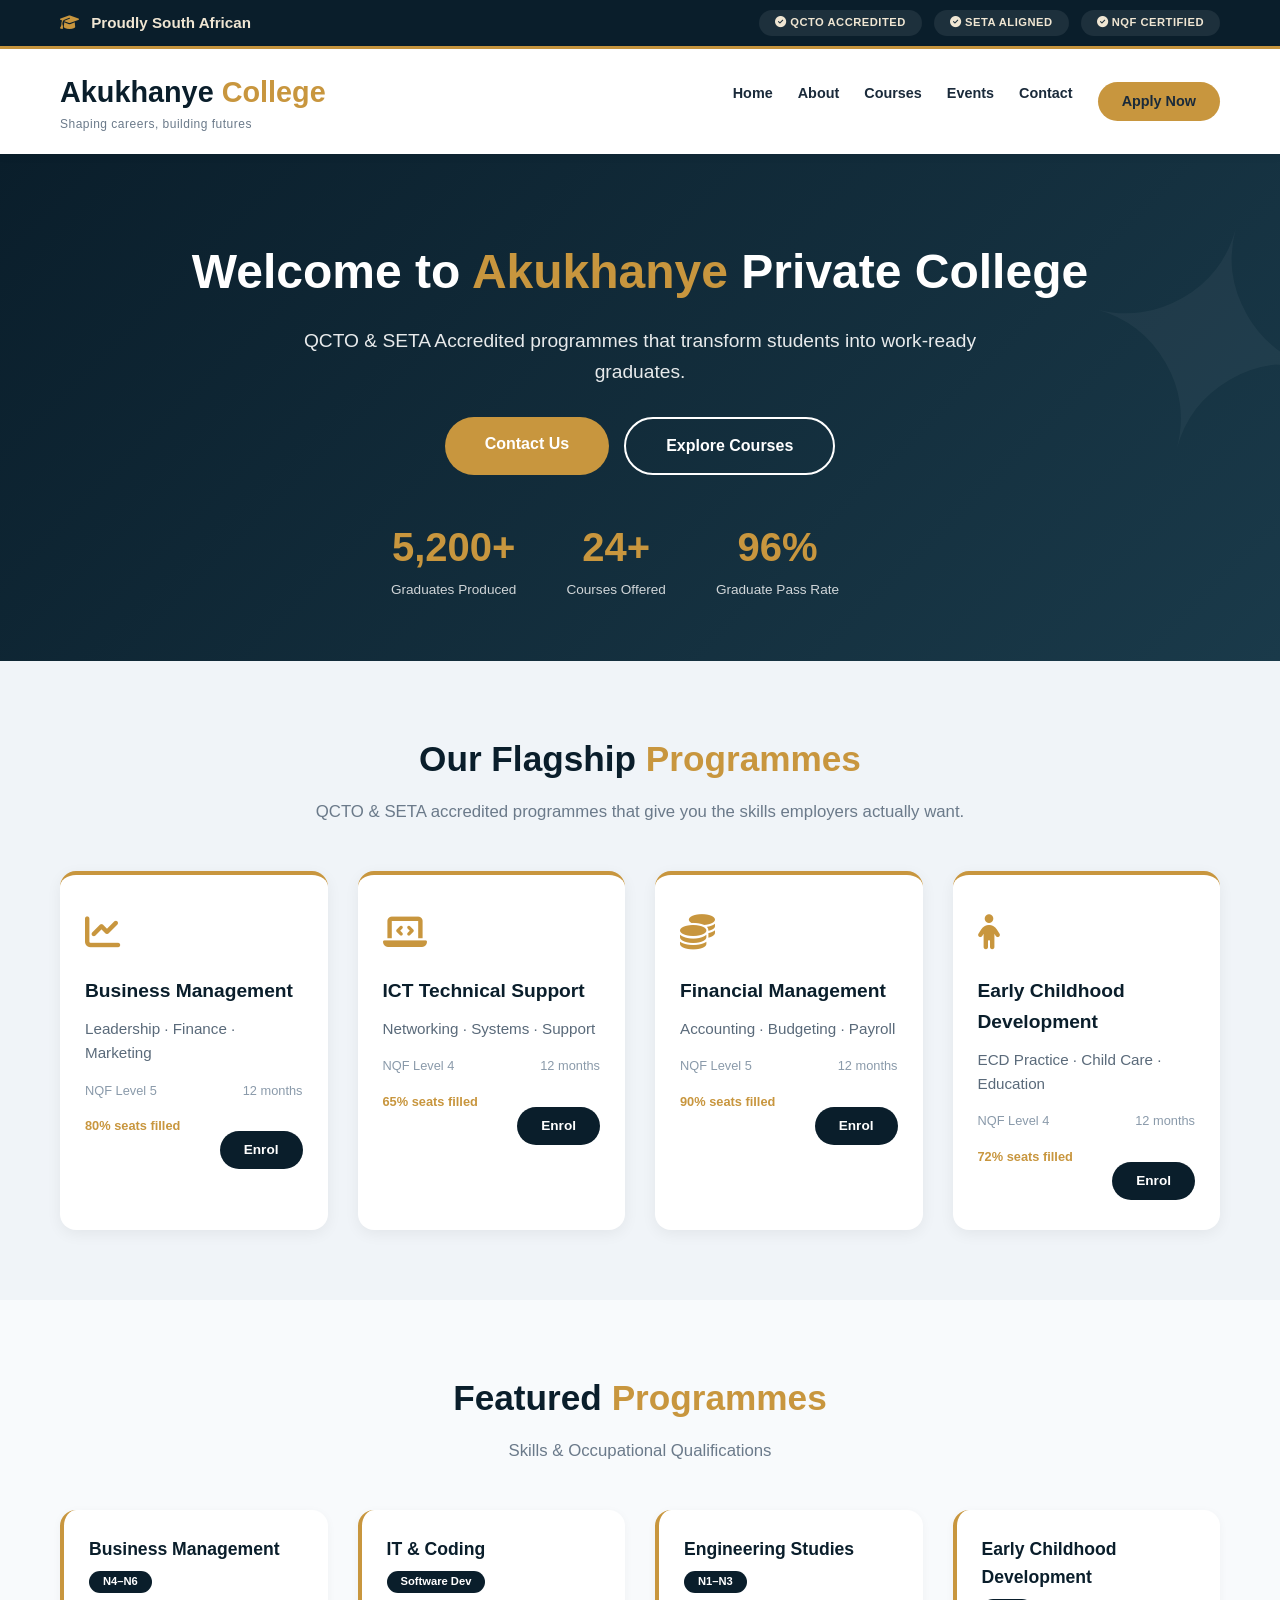
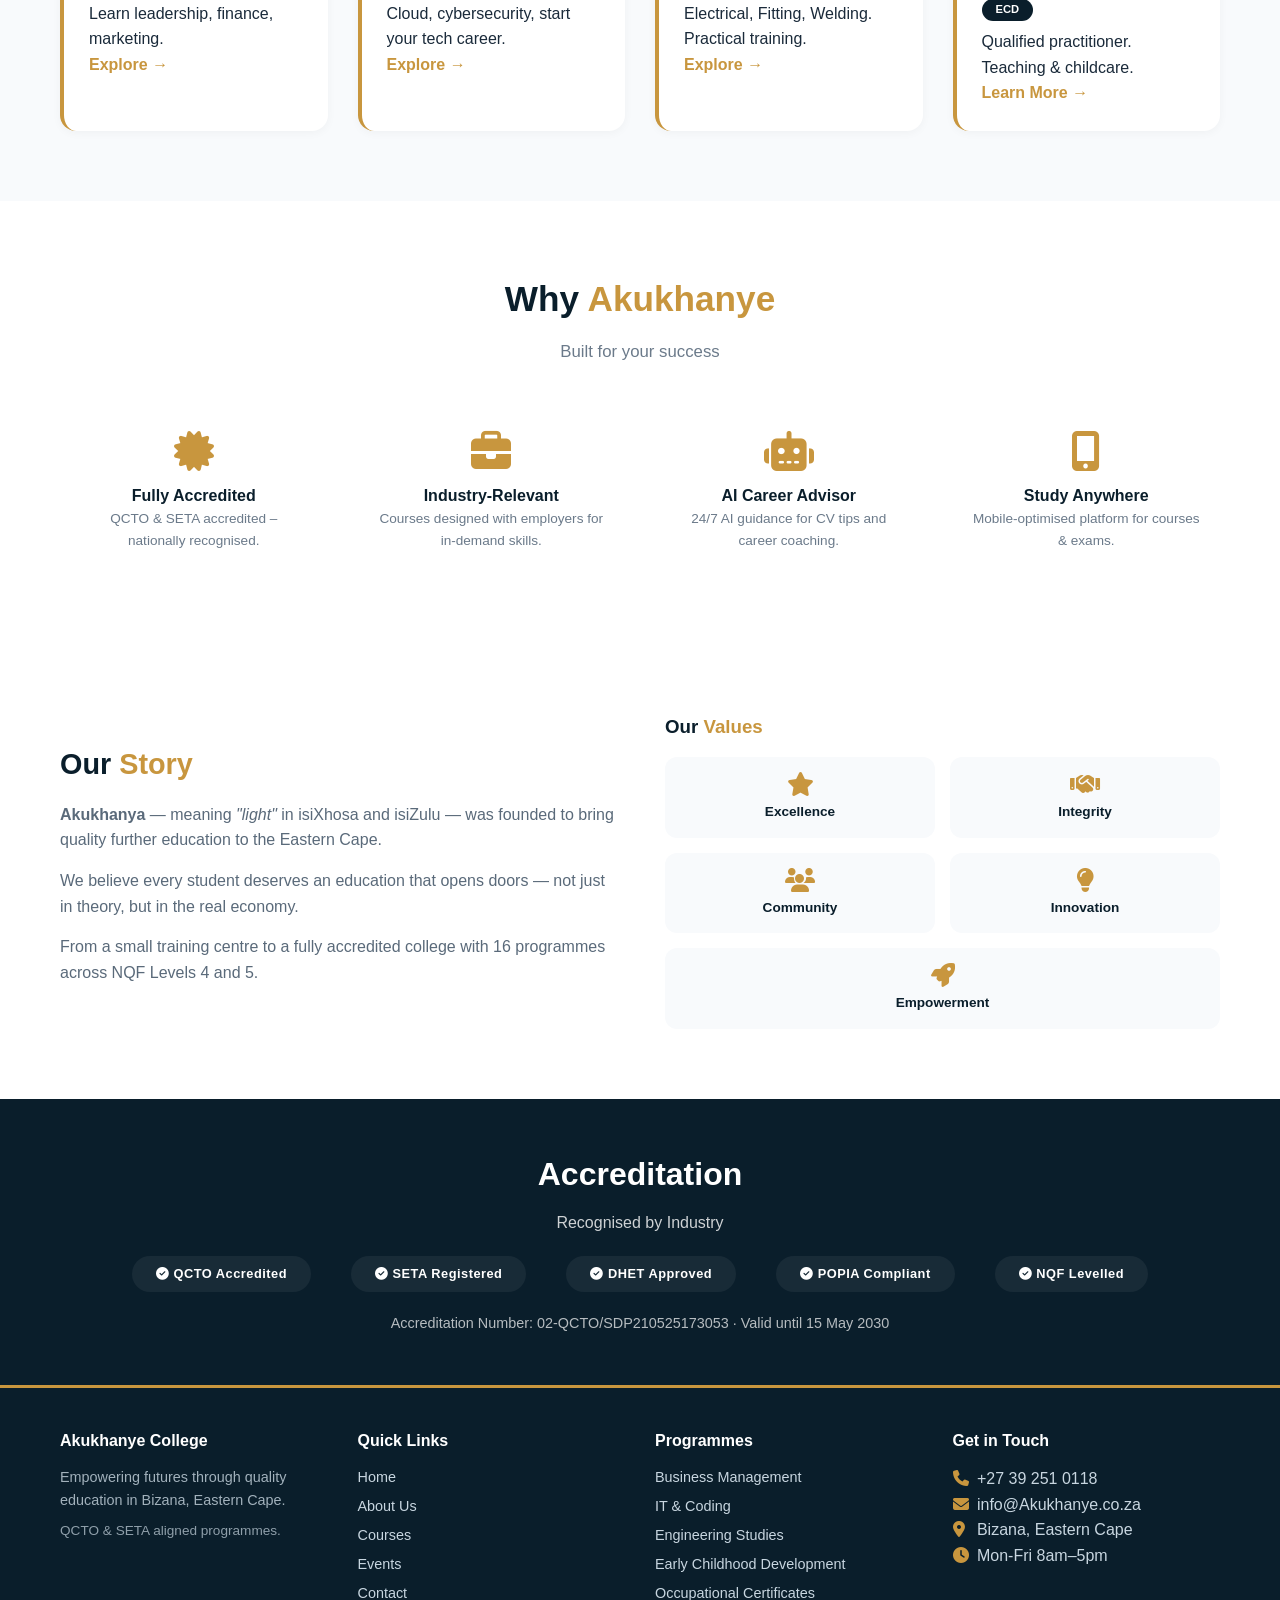
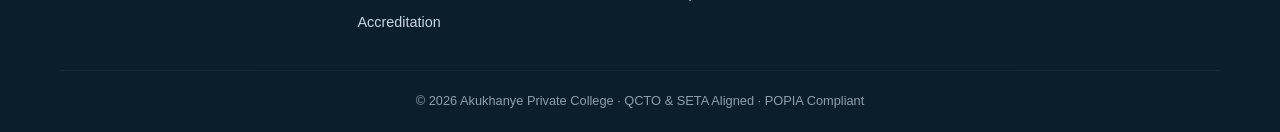
<file: index.html>
﻿<!DOCTYPE html>
<html lang="en">
<head>
    <meta name="google-site-verification" content="SBzq71vapb-gL7c7wVCCyEx3n68URjXwC7k7rozw83k" />
    
    <meta charset="UTF-8" />
    <meta name="viewport" content="width=device-width, initial-scale=1.0" />
    <title>Akukhanye Private College</title>
    <link rel="stylesheet" href="https://cdnjs.cloudflare.com/ajax/libs/font-awesome/6.5.0/css/all.min.css" />
    <style>
        * {
            margin: 0;
            padding: 0;
            box-sizing: border-box;
            font-family: 'Segoe UI', Tahoma, Geneva, Verdana, sans-serif;
        }

        body {
            background: #f0f4f8;
            color: #1a2a3a;
            line-height: 1.6;
        }

        .container {
            max-width: 1200px;
            margin: 0 auto;
            padding: 0 20px;
        }

        /* Top Bar */
        .top-bar {
            background: #0a1e2b;
            color: #f0e6d3;
            padding: 10px 0;
            border-bottom: 3px solid #c8963e;
        }

        .top-bar .container {
            display: flex;
            justify-content: space-between;
            align-items: center;
            flex-wrap: wrap;
            gap: 10px;
        }

        .top-bar .brand {
            font-weight: 700;
            font-size: 0.95rem;
        }

        .top-bar .brand i {
            color: #c8963e;
            margin-right: 8px;
        }

        .top-bar .badges {
            display: flex;
            gap: 12px;
            flex-wrap: wrap;
        }

        .top-bar .badges span {
            background: rgba(255, 255, 255, 0.08);
            padding: 4px 16px;
            border-radius: 20px;
            font-size: 0.7rem;
            font-weight: 600;
            text-transform: uppercase;
            letter-spacing: 0.5px;
        }

        /* Header */
        .header {
            background: white;
            padding: 20px 0;
            box-shadow: 0 2px 10px rgba(0,0,0,0.05);
            position: sticky;
            top: 0;
            z-index: 100;
        }

        .header .container {
            display: flex;
            justify-content: space-between;
            align-items: center;
            flex-wrap: wrap;
            gap: 15px;
        }

        .logo h1 {
            font-size: 1.8rem;
            font-weight: 800;
            color: #0a1e2b;
        }

        .logo span {
            color: #c8963e;
        }

        .logo .tagline {
            font-size: 0.75rem;
            color: #6b7a8a;
            letter-spacing: 0.5px;
        }

        .nav {
            display: flex;
            gap: 25px;
            flex-wrap: wrap;
        }

        .nav a {
            text-decoration: none;
            color: #1a2a3a;
            font-weight: 600;
            font-size: 0.9rem;
            transition: color 0.3s;
        }

        .nav a:hover {
            color: #c8963e;
        }

        .btn-primary {
            background: #c8963e;
            color: white;
            padding: 10px 28px;
            border: none;
            border-radius: 30px;
            font-weight: 700;
            font-size: 0.9rem;
            cursor: pointer;
            transition: background 0.3s;
            text-decoration: none;
            display: inline-block;
        }

        .btn-primary:hover {
            background: #b07d2a;
        }

        .btn-outline {
            background: transparent;
            color: #0a1e2b;
            padding: 10px 28px;
            border: 2px solid #c8963e;
            border-radius: 30px;
            font-weight: 700;
            font-size: 0.9rem;
            cursor: pointer;
            transition: all 0.3s;
            text-decoration: none;
            display: inline-block;
        }

        .btn-outline:hover {
            background: #c8963e;
            color: white;
        }

        /* Hero */
        .hero {
            background: linear-gradient(135deg, #0a1e2b 0%, #1a3a4a 100%);
            color: white;
            padding: 80px 0 60px;
            text-align: center;
            position: relative;
            overflow: hidden;
        }

        .hero::before {
            content: "✦";
            position: absolute;
            font-size: 300px;
            opacity: 0.04;
            right: -50px;
            top: -50px;
            transform: rotate(15deg);
        }

        .hero h2 {
            font-size: 3rem;
            font-weight: 800;
            margin-bottom: 15px;
            position: relative;
        }

        .hero h2 span {
            color: #c8963e;
        }

        .hero p {
            font-size: 1.2rem;
            max-width: 700px;
            margin: 0 auto 30px;
            opacity: 0.9;
        }

        .hero .stats {
            display: flex;
            justify-content: center;
            gap: 50px;
            flex-wrap: wrap;
            margin-top: 40px;
        }

        .hero .stat-item {
            text-align: center;
        }

        .hero .stat-item .number {
            font-size: 2.5rem;
            font-weight: 800;
            color: #c8963e;
        }

        .hero .stat-item .label {
            font-size: 0.85rem;
            opacity: 0.8;
        }

        .hero .cta-group {
            display: flex;
            gap: 15px;
            justify-content: center;
            flex-wrap: wrap;
            margin-top: 10px;
        }

        .hero .btn-primary {
            background: #c8963e;
            color: white;
            padding: 14px 40px;
            font-size: 1rem;
        }

        .hero .btn-primary:hover {
            background: #b07d2a;
        }

        .hero .btn-outline {
            border-color: white;
            color: white;
            padding: 14px 40px;
            font-size: 1rem;
        }

        .hero .btn-outline:hover {
            background: white;
            color: #0a1e2b;
        }

        /* Section */
        .section {
            padding: 70px 0;
        }

        .section-title {
            text-align: center;
            font-size: 2.2rem;
            font-weight: 800;
            margin-bottom: 12px;
            color: #0a1e2b;
        }

        .section-subtitle {
            text-align: center;
            color: #6b7a8a;
            max-width: 650px;
            margin: 0 auto 45px;
            font-size: 1.05rem;
        }

        /* Cards */
        .card-grid {
            display: grid;
            grid-template-columns: repeat(auto-fit, minmax(260px, 1fr));
            gap: 30px;
        }

        .card {
            background: white;
            border-radius: 16px;
            padding: 30px 25px;
            box-shadow: 0 4px 15px rgba(0,0,0,0.06);
            transition: transform 0.3s, box-shadow 0.3s;
            border-top: 4px solid #c8963e;
        }

        .card:hover {
            transform: translateY(-5px);
            box-shadow: 0 8px 30px rgba(0,0,0,0.1);
        }

        .card .icon {
            font-size: 2.2rem;
            color: #c8963e;
            margin-bottom: 15px;
        }

        .card h3 {
            font-size: 1.2rem;
            margin-bottom: 10px;
            color: #0a1e2b;
        }

        .card p {
            color: #5a6a7a;
            font-size: 0.95rem;
        }

        .card .meta {
            display: flex;
            justify-content: space-between;
            margin-top: 15px;
            font-size: 0.8rem;
            color: #8a9aaa;
        }

        .card .meta .fill {
            color: #c8963e;
            font-weight: 700;
        }

        .card .btn-sm {
            display: inline-block;
            margin-top: 15px;
            background: #0a1e2b;
            color: white;
            padding: 8px 24px;
            border-radius: 30px;
            text-decoration: none;
            font-size: 0.85rem;
            font-weight: 600;
            transition: background 0.3s;
        }

        .card .btn-sm:hover {
            background: #c8963e;
        }

        /* Features */
        .features {
            background: white;
        }

        .feature-grid {
            display: grid;
            grid-template-columns: repeat(auto-fit, minmax(200px, 1fr));
            gap: 30px;
        }

        .feature-item {
            text-align: center;
            padding: 20px;
        }

        .feature-item i {
            font-size: 2.5rem;
            color: #c8963e;
            margin-bottom: 12px;
        }

        .feature-item h4 {
            font-size: 1rem;
            color: #0a1e2b;
        }

        .feature-item p {
            font-size: 0.85rem;
            color: #6b7a8a;
        }

        /* Programmes */
        .programmes {
            background: #f8fafc;
        }

        .programme-card {
            background: white;
            border-radius: 16px;
            padding: 25px;
            box-shadow: 0 2px 10px rgba(0,0,0,0.04);
            border-left: 4px solid #c8963e;
        }

        .programme-card h3 {
            font-size: 1.1rem;
            color: #0a1e2b;
        }

        .programme-card .level {
            display: inline-block;
            background: #0a1e2b;
            color: white;
            padding: 2px 14px;
            border-radius: 20px;
            font-size: 0.7rem;
            font-weight: 700;
            margin: 8px 0;
        }

        /* About */
        .about {
            background: white;
        }

        .about-grid {
            display: grid;
            grid-template-columns: 1fr 1fr;
            gap: 50px;
            align-items: center;
        }

        .about-grid .text h3 {
            font-size: 1.8rem;
            color: #0a1e2b;
            margin-bottom: 15px;
        }

        .about-grid .text h3 span {
            color: #c8963e;
        }

        .about-grid .text p {
            color: #5a6a7a;
            margin-bottom: 15px;
        }

        .about-grid .values {
            display: grid;
            grid-template-columns: 1fr 1fr;
            gap: 15px;
        }

        .about-grid .values .val {
            background: #f8fafc;
            padding: 15px;
            border-radius: 12px;
            text-align: center;
        }

        .about-grid .values .val i {
            color: #c8963e;
            font-size: 1.5rem;
            margin-bottom: 5px;
        }

        .about-grid .values .val strong {
            display: block;
            font-size: 0.85rem;
            color: #0a1e2b;
        }

        /* Accreditation */
        .accred {
            background: #0a1e2b;
            color: white;
            padding: 50px 0;
            text-align: center;
        }

        .accred .badge-grid {
            display: flex;
            justify-content: center;
            gap: 40px;
            flex-wrap: wrap;
            margin-top: 20px;
        }

        .accred .badge-grid span {
            background: rgba(255,255,255,0.06);
            padding: 8px 24px;
            border-radius: 30px;
            font-size: 0.8rem;
            font-weight: 600;
            letter-spacing: 0.5px;
        }

        /* Footer */
        .footer {
            background: #0a1e2b;
            color: #c8d6e0;
            padding: 40px 0 20px;
            border-top: 3px solid #c8963e;
        }

        .footer-grid {
            display: grid;
            grid-template-columns: repeat(auto-fit, minmax(200px, 1fr));
            gap: 30px;
            margin-bottom: 30px;
        }

        .footer-grid h4 {
            color: white;
            font-size: 1rem;
            margin-bottom: 12px;
        }

        .footer-grid a {
            display: block;
            color: #c8d6e0;
            text-decoration: none;
            font-size: 0.9rem;
            margin-bottom: 6px;
            transition: color 0.3s;
        }

        .footer-grid a:hover {
            color: #c8963e;
        }

        .footer-grid .contact i {
            width: 20px;
            color: #c8963e;
        }

        .footer-bottom {
            border-top: 1px solid rgba(255,255,255,0.06);
            padding-top: 20px;
            text-align: center;
            font-size: 0.8rem;
            opacity: 0.7;
        }

        /* Responsive */
        @media (max-width: 768px) {
            .hero h2 {
                font-size: 2.2rem;
            }
            .about-grid {
                grid-template-columns: 1fr;
                gap: 30px;
            }
            .about-grid .values {
                grid-template-columns: 1fr 1fr;
            }
            .header .container {
                flex-direction: column;
                align-items: center;
            }
            .nav {
                justify-content: center;
            }
            .hero .stats {
                gap: 25px;
            }
        }

        @media (max-width: 480px) {
            .about-grid .values {
                grid-template-columns: 1fr;
            }
            .hero h2 {
                font-size: 1.8rem;
            }
            .top-bar .container {
                flex-direction: column;
                align-items: center;
                text-align: center;
            }
        }
    </style>
</head>
<body>
    <!-- Top Bar -->
    <div class="top-bar">
        <div class="container">
            <div class="brand">
                <i class="fas fa-graduation-cap"></i> Proudly South African
            </div>
            <div class="badges">
                <span><i class="fas fa-check-circle"></i> QCTO Accredited</span>
                <span><i class="fas fa-check-circle"></i> SETA Aligned</span>
                <span><i class="fas fa-check-circle"></i> NQF Certified</span>
            </div>
        </div>
    </div>

    <!-- Header -->
    <header class="header">
        <div class="container">
            <div class="logo">
                <h1>Akukhanye <span>College</span></h1>
                <div class="tagline">Shaping careers, building futures</div>
            </div>
            <nav class="nav">
                <a href="index.html">Home</a>
                <a href="about.html">About</a>
                <a href="courses.html">Courses</a>
                <a href="#">Events</a>
                <a href="contact.html">Contact</a>
                <a href="#" class="btn-primary" style="padding: 8px 24px;">Apply Now</a>
            </nav>
        </div>
    </header>

    <!-- Hero -->
    <section class="hero">
        <div class="container">
            <h2>Welcome to <span>Akukhanye</span> Private College</h2>
            <p>QCTO &amp; SETA Accredited programmes that transform students into work-ready graduates.</p>
            <div class="cta-group">
                <a href="contact.html" class="btn-primary">Contact Us</a>
                <a href="#" class="btn-outline">Explore Courses</a>
            </div>
            <div class="stats">
                <div class="stat-item">
                    <div class="number">5,200+</div>
                    <div class="label">Graduates Produced</div>
                </div>
                <div class="stat-item">
                    <div class="number">24+</div>
                    <div class="label">Courses Offered</div>
                </div>
                <div class="stat-item">
                    <div class="number">96%</div>
                    <div class="label">Graduate Pass Rate</div>
                </div>
                <div class="stat-item">
                    
                </div>
            </div>
        </div>
    </section>

    <!-- Flagship Programmes -->
    <section class="section">
        <div class="container">
            <h2 class="section-title">Our Flagship <span style="color:#c8963e;">Programmes</span></h2>
            <p class="section-subtitle">QCTO &amp; SETA accredited programmes that give you the skills employers actually want.</p>
            <div class="card-grid">
                <div class="card">
                    <div class="icon"><i class="fas fa-chart-line"></i></div>
                    <h3>Business Management</h3>
                    <p>Leadership · Finance · Marketing</p>
                    <div class="meta">
                        <span>NQF Level 5</span>
                        <span>12 months</span>
                    </div>
                    <div class="meta">
                        <span class="fill">80% seats filled</span>
                        <a href="apply.html" class="btn-sm">Enrol</a>
                    </div>
                </div>
                <div class="card">
                    <div class="icon"><i class="fas fa-laptop-code"></i></div>
                    <h3>ICT Technical Support</h3>
                    <p>Networking · Systems · Support</p>
                    <div class="meta">
                        <span>NQF Level 4</span>
                        <span>12 months</span>
                    </div>
                    <div class="meta">
                        <span class="fill">65% seats filled</span>
                        <a href="apply.html" class="btn-sm">Enrol</a>
                    </div>
                </div>
                <div class="card">
                    <div class="icon"><i class="fas fa-coins"></i></div>
                    <h3>Financial Management</h3>
                    <p>Accounting · Budgeting · Payroll</p>
                    <div class="meta">
                        <span>NQF Level 5</span>
                        <span>12 months</span>
                    </div>
                    <div class="meta">
                        <span class="fill">90% seats filled</span>
                        <a href="apply.html" class="btn-sm">Enrol</a>
                    </div>
                </div>
                <div class="card">
                    <div class="icon"><i class="fas fa-child"></i></div>
                    <h3>Early Childhood Development</h3>
                    <p>ECD Practice · Child Care · Education</p>
                    <div class="meta">
                        <span>NQF Level 4</span>
                        <span>12 months</span>
                    </div>
                    <div class="meta">
                        <span class="fill">72% seats filled</span>
                        <a href="apply.html" class="btn-sm">Enrol</a>
                    </div>
                </div>
            </div>
        </div>
    </section>

    <!-- Featured Programmes -->
    <section class="section" style="background:#f8fafc;">
        <div class="container">
            <h2 class="section-title">Featured <span style="color:#c8963e;">Programmes</span></h2>
            <p class="section-subtitle">Skills &amp; Occupational Qualifications</p>
            <div class="card-grid">
                <div class="programme-card">
                    <h3>Business Management</h3>
                    <span class="level">N4–N6</span>
                    <p>Learn leadership, finance, marketing.</p>
                    <a href="courses.html" style="color:#c8963e; font-weight:600; text-decoration:none;">Explore →</a>
                </div>
                <div class="programme-card">
                    <h3>IT &amp; Coding</h3>
                    <span class="level">Software Dev</span>
                    <p>Cloud, cybersecurity, start your tech career.</p>
                    <a href="courses.html" style="color:#c8963e; font-weight:600; text-decoration:none;">Explore →</a>
                </div>
                <div class="programme-card">
                    <h3>Engineering Studies</h3>
                    <span class="level">N1–N3</span>
                    <p>Electrical, Fitting, Welding. Practical training.</p>
                    <a href="courses.html" style="color:#c8963e; font-weight:600; text-decoration:none;">Explore →</a>
                </div>
                <div class="programme-card">
                    <h3>Early Childhood Development</h3>
                    <span class="level">ECD</span>
                    <p>Qualified practitioner. Teaching &amp; childcare.</p>
                    <a href="courses.html" style="color:#c8963e; font-weight:600; text-decoration:none;">Learn More →</a>
                </div>
            </div>
        </div>
    </section>

    <!-- Why Akukhanye -->
    <section class="section features">
        <div class="container">
            <h2 class="section-title">Why <span style="color:#c8963e;">Akukhanye</span></h2>
            <p class="section-subtitle">Built for your success</p>
            <div class="feature-grid">
                <div class="feature-item">
                    <i class="fas fa-certificate"></i>
                    <h4>Fully Accredited</h4>
                    <p>QCTO &amp; SETA accredited – nationally recognised.</p>
                </div>
                <div class="feature-item">
                    <i class="fas fa-briefcase"></i>
                    <h4>Industry-Relevant</h4>
                    <p>Courses designed with employers for in-demand skills.</p>
                </div>
                <div class="feature-item">
                    <i class="fas fa-robot"></i>
                    <h4>AI Career Advisor</h4>
                    <p>24/7 AI guidance for CV tips and career coaching.</p>
                </div>
                <div class="feature-item">
                    <i class="fas fa-mobile-alt"></i>
                    <h4>Study Anywhere</h4>
                    <p>Mobile-optimised platform for courses &amp; exams.</p>
                </div>
            </div>
        </div>
    </section>

    <!-- About / Our Story -->
    <section class="section about">
        <div class="container">
            <div class="about-grid">
                <div class="text">
                    <h3>Our <span>Story</span></h3>
                    <p><strong>Akukhanya</strong> — meaning <em>"light"</em> in isiXhosa and isiZulu — was founded to bring quality further education to the Eastern Cape.</p>
                    <p>We believe every student deserves an education that opens doors — not just in theory, but in the real economy.</p>
                    <p>From a small training centre to a fully accredited college with 16 programmes across NQF Levels 4 and 5.</p>
                </div>
                <div>
                    <h3 style="color:#0a1e2b; margin-bottom:15px;">Our <span style="color:#c8963e;">Values</span></h3>
                    <div class="values">
                        <div class="val"><i class="fas fa-star"></i><strong>Excellence</strong></div>
                        <div class="val"><i class="fas fa-handshake"></i><strong>Integrity</strong></div>
                        <div class="val"><i class="fas fa-users"></i><strong>Community</strong></div>
                        <div class="val"><i class="fas fa-lightbulb"></i><strong>Innovation</strong></div>
                        <div class="val" style="grid-column: span 2;"><i class="fas fa-rocket"></i><strong>Empowerment</strong></div>
                    </div>
                </div>
            </div>
        </div>
    </section>

    <!-- Accreditation -->
    <section class="accred">
        <div class="container">
            <h2 style="color:white; font-size:2rem;">Accreditation</h2>
            <p style="opacity:0.8; max-width:600px; margin:10px auto 20px;">Recognised by Industry</p>
            <div class="badge-grid">
                <span><i class="fas fa-check-circle"></i> QCTO Accredited</span>
                <span><i class="fas fa-check-circle"></i> SETA Registered</span>
                <span><i class="fas fa-check-circle"></i> DHET Approved</span>
                <span><i class="fas fa-check-circle"></i> POPIA Compliant</span>
                <span><i class="fas fa-check-circle"></i> NQF Levelled</span>
            </div>
            <p style="margin-top:20px; font-size:0.9rem; opacity:0.7;">Accreditation Number: 02-QCTO/SDP210525173053 · Valid until 15 May 2030</p>
        </div>
    </section>

    <!-- Footer -->
    <footer class="footer">
        <div class="container">
            <div class="footer-grid">
                <div>
                    <h4>Akukhanye College</h4>
                    <p style="font-size:0.9rem; opacity:0.8;">Empowering futures through quality education in Bizana, Eastern Cape.</p>
                    <p style="margin-top:8px; font-size:0.85rem; opacity:0.7;">QCTO &amp; SETA aligned programmes.</p>
                </div>
                <div>
                    <h4>Quick Links</h4>
                    <a href="index.html">Home</a>
                    <a href="#">About Us</a>
                    <a href="courses.html">Courses</a>
                    <a href="#">Events</a>
                    <a href="contact.html">Contact</a>
                    <a href="#">Accreditation</a>
                </div>
                <div>
                    <h4>Programmes</h4>
                    <a href="#">Business Management</a>
                    <a href="#">IT &amp; Coding</a>
                    <a href="#">Engineering Studies</a>
                    <a href="#">Early Childhood Development</a>
                    <a href="#">Occupational Certificates</a>
                </div>
                <div class="contact">
                    <h4>Get in Touch</h4>
                    <p><i class="fas fa-phone"></i> +27 39 251 0118</p>
                    <p><i class="fas fa-envelope"></i> info@Akukhanye.co.za</p>
                    <p><i class="fas fa-map-marker-alt"></i> Bizana, Eastern Cape</p>
                    <p><i class="fas fa-clock"></i> Mon-Fri 8am–5pm</p>
                </div>
            </div>
            <div class="footer-bottom">
                &copy; 2026 Akukhanye Private College · QCTO &amp; SETA Aligned · POPIA Compliant
            </div>
        </div>
    </footer>
</body>
</html>
</file>
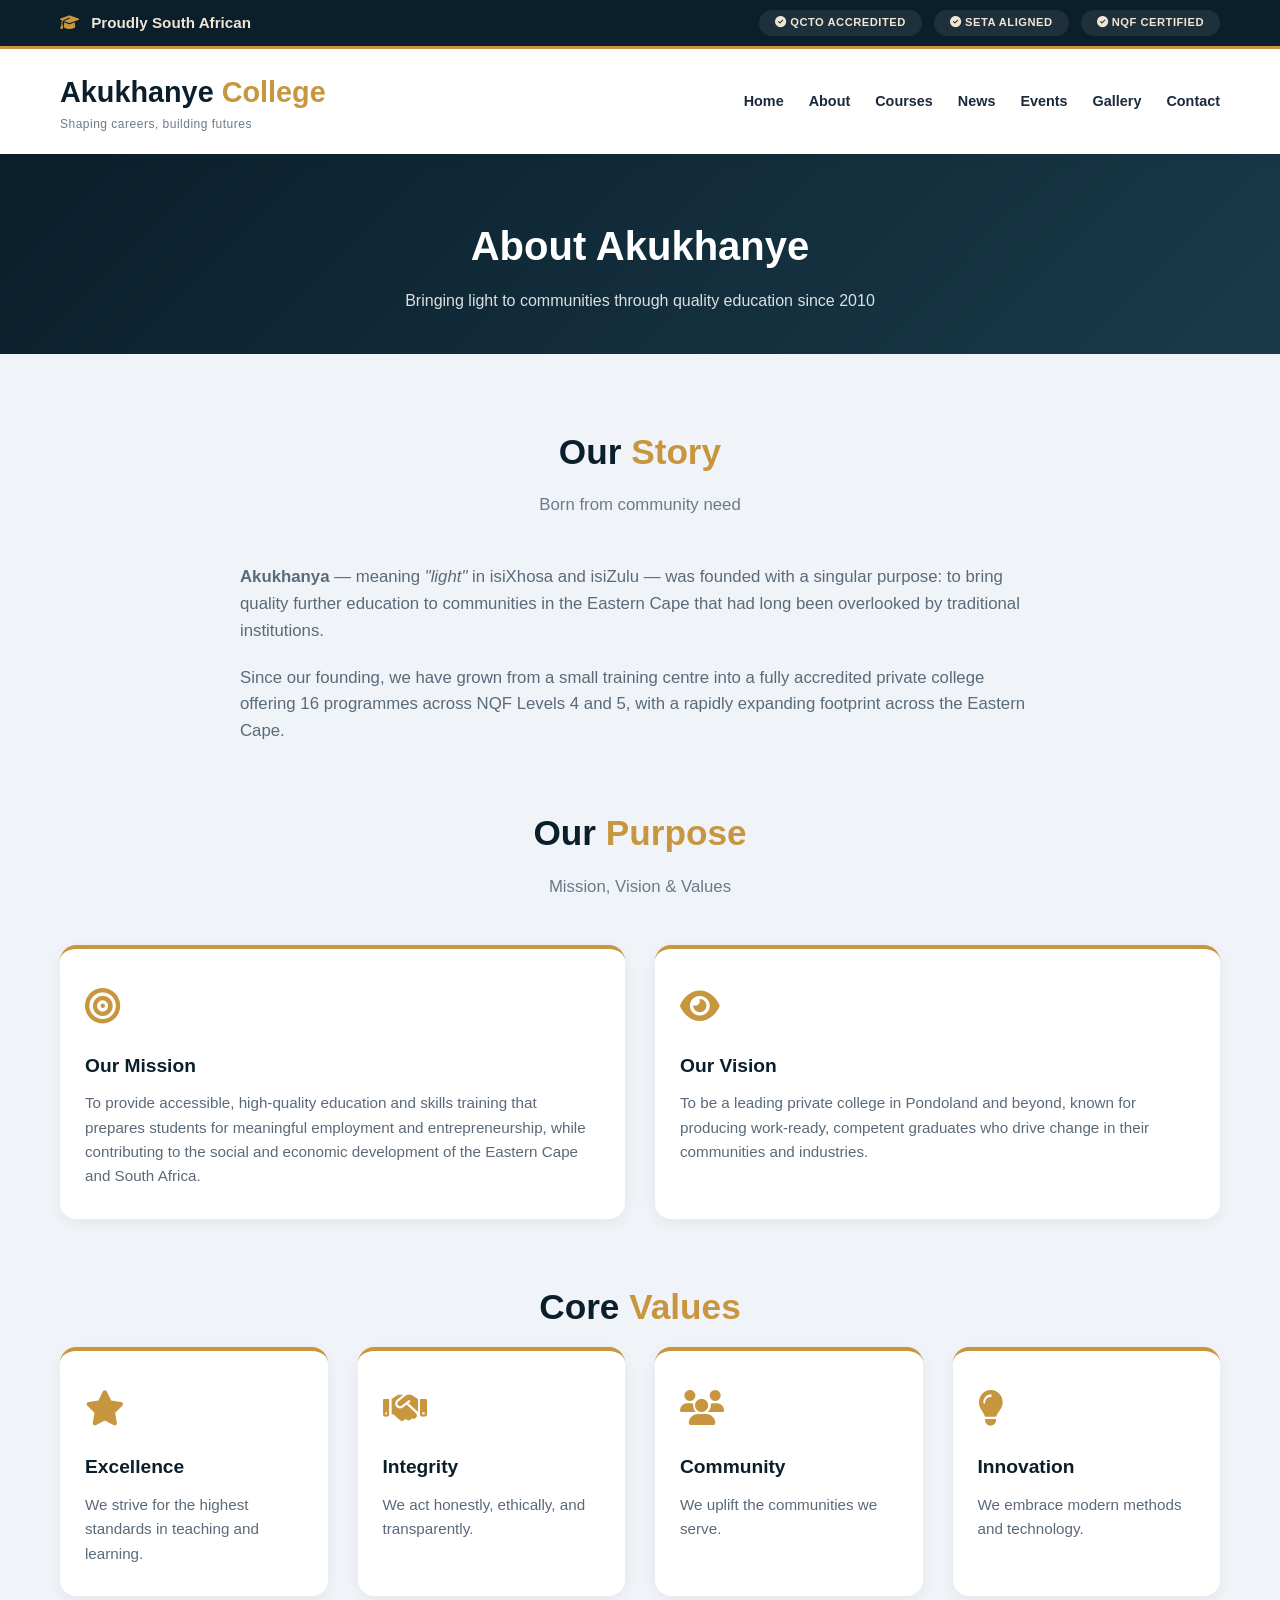
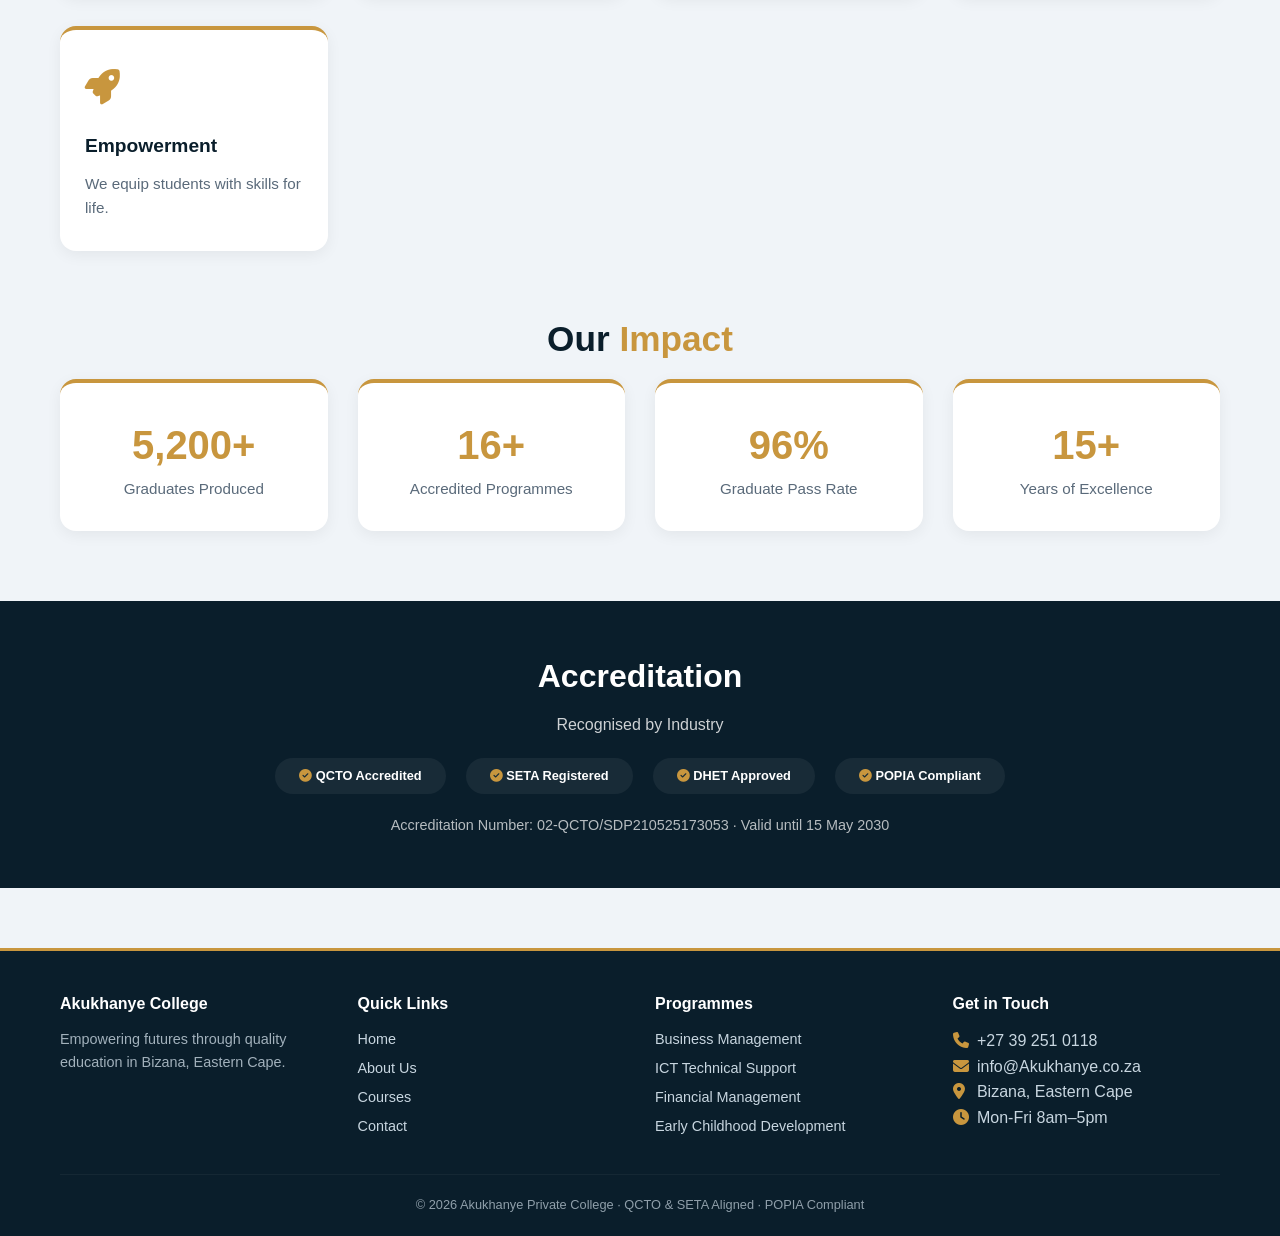
<file: about.html>
﻿<!DOCTYPE html>
<html lang="en">
<head>
<meta charset="UTF-8">
<meta name="viewport" content="width=device-width, initial-scale=1.0">
<title>About Us · Akukhanye Private College · Bizana, Eastern Cape</title>
<meta name="description" content="Learn about Akukhanye Private College - a QCTO & SETA accredited institution in Bizana, Eastern Cape. . 5,200+ graduates. 96% pass rate.">
<link rel="stylesheet" href="https://cdnjs.cloudflare.com/ajax/libs/font-awesome/6.5.0/css/all.min.css">
<link rel="stylesheet" href="style.css">
</head>
<body>
<div class="top-bar"><div class="container"><div class="brand"><i class="fas fa-graduation-cap"></i> Proudly South African</div><div class="badges"><span><i class="fas fa-check-circle"></i> QCTO Accredited</span><span><i class="fas fa-check-circle"></i> SETA Aligned</span><span><i class="fas fa-check-circle"></i> NQF Certified</span></div></div></div>

<header class="header"><div class="container"><div class="logo"><h1>Akukhanye <span>College</span></h1><div class="tagline">Shaping careers, building futures</div></div><nav class="nav"><a href="index.html">Home</a><a href="about.html">About</a><a href="courses.html">Courses</a><a href="news.html">News</a><a href="events.html">Events</a><a href="gallery.html">Gallery</a><a href="contact.html">Contact</a></nav></div></header>

<section class="page-header"><div class="container"><h1>About Akukhanye</h1><p>Bringing light to communities through quality education since 2010</p></div></section>

<section class="section"><div class="container">
<h2 class="section-title">Our <span style="color:#c8963e;">Story</span></h2>
<p class="section-subtitle">Born from community need</p>
<p style="max-width: 800px; margin: 0 auto 20px; color: #5a6a7a; font-size: 1.05rem;"><strong>Akukhanya</strong> — meaning <em>"light"</em> in isiXhosa and isiZulu — was founded with a singular purpose: to bring quality further education to communities in the Eastern Cape that had long been overlooked by traditional institutions.</p>
<p style="max-width: 800px; margin: 0 auto 20px; color: #5a6a7a; font-size: 1.05rem;">Since our founding, we have grown from a small training centre into a fully accredited private college offering 16 programmes across NQF Levels 4 and 5, with a rapidly expanding footprint across the Eastern Cape.</p>

<h2 class="section-title" style="margin-top:60px;">Our <span style="color:#c8963e;">Purpose</span></h2>
<p class="section-subtitle">Mission, Vision & Values</p>

<div class="card-grid">
<div class="card"><div class="icon"><i class="fas fa-bullseye"></i></div><h3>Our Mission</h3><p>To provide accessible, high-quality education and skills training that prepares students for meaningful employment and entrepreneurship, while contributing to the social and economic development of the Eastern Cape and South Africa.</p></div>
<div class="card"><div class="icon"><i class="fas fa-eye"></i></div><h3>Our Vision</h3><p>To be a leading private college in Pondoland and beyond, known for producing work-ready, competent graduates who drive change in their communities and industries.</p></div>
</div>

<h2 class="section-title" style="margin-top:60px;">Core <span style="color:#c8963e;">Values</span></h2>
<div class="card-grid">
<div class="card"><div class="icon"><i class="fas fa-star"></i></div><h3>Excellence</h3><p>We strive for the highest standards in teaching and learning.</p></div>
<div class="card"><div class="icon"><i class="fas fa-handshake"></i></div><h3>Integrity</h3><p>We act honestly, ethically, and transparently.</p></div>
<div class="card"><div class="icon"><i class="fas fa-users"></i></div><h3>Community</h3><p>We uplift the communities we serve.</p></div>
<div class="card"><div class="icon"><i class="fas fa-lightbulb"></i></div><h3>Innovation</h3><p>We embrace modern methods and technology.</p></div>
<div class="card"><div class="icon"><i class="fas fa-rocket"></i></div><h3>Empowerment</h3><p>We equip students with skills for life.</p></div>
</div>

<h2 class="section-title" style="margin-top:60px;">Our <span style="color:#c8963e;">Impact</span></h2>
<div class="card-grid">
<div class="card" style="text-align:center"><div style="font-size:2.5rem;font-weight:800;color:#c8963e">5,200+</div><p>Graduates Produced</p></div>
<div class="card" style="text-align:center"><div style="font-size:2.5rem;font-weight:800;color:#c8963e">16+</div><p>Accredited Programmes</p></div>
<div class="card" style="text-align:center"><div style="font-size:2.5rem;font-weight:800;color:#c8963e">96%</div><p>Graduate Pass Rate</p></div>
<div class="card" style="text-align:center"><div style="font-size:2.5rem;font-weight:800;color:#c8963e">15+</div><p>Years of Excellence</p></div>
</div>
</div></section>

<section class="accred" style="background:#0a1e2b;color:white;padding:50px 0;text-align:center;"><div class="container"><h2 style="color:white;font-size:2rem;">Accreditation</h2><p style="opacity:0.8;max-width:600px;margin:10px auto 20px;">Recognised by Industry</p><div style="display:flex;justify-content:center;gap:20px;flex-wrap:wrap;"><span style="background:rgba(255,255,255,0.06);padding:8px 24px;border-radius:30px;font-size:0.8rem;font-weight:600;color:white;"><i class="fas fa-check-circle" style="color:#c8963e"></i> QCTO Accredited</span><span style="background:rgba(255,255,255,0.06);padding:8px 24px;border-radius:30px;font-size:0.8rem;font-weight:600;color:white;"><i class="fas fa-check-circle" style="color:#c8963e"></i> SETA Registered</span><span style="background:rgba(255,255,255,0.06);padding:8px 24px;border-radius:30px;font-size:0.8rem;font-weight:600;color:white;"><i class="fas fa-check-circle" style="color:#c8963e"></i> DHET Approved</span><span style="background:rgba(255,255,255,0.06);padding:8px 24px;border-radius:30px;font-size:0.8rem;font-weight:600;color:white;"><i class="fas fa-check-circle" style="color:#c8963e"></i> POPIA Compliant</span></div><p style="margin-top:20px;font-size:0.9rem;opacity:0.7;color:white;">Accreditation Number: 02-QCTO/SDP210525173053 · Valid until 15 May 2030</p></div></section>

<footer class="footer"><div class="container"><div class="footer-grid">
<div><h4>Akukhanye College</h4><p style="font-size:0.9rem;opacity:0.8;">Empowering futures through quality education in Bizana, Eastern Cape.</p></div>
<div><h4>Quick Links</h4><a href="index.html">Home</a><a href="about.html">About Us</a><a href="courses.html">Courses</a><a href="contact.html">Contact</a></div>
<div><h4>Programmes</h4><a href="courses.html">Business Management</a><a href="courses.html">ICT Technical Support</a><a href="courses.html">Financial Management</a><a href="courses.html">Early Childhood Development</a></div>
<div class="contact"><h4>Get in Touch</h4><p><i class="fas fa-phone"></i> +27 39 251 0118</p><p><i class="fas fa-envelope"></i> info@Akukhanye.co.za</p><p><i class="fas fa-map-marker-alt"></i> Bizana, Eastern Cape</p><p><i class="fas fa-clock"></i> Mon-Fri 8am–5pm</p></div>
</div><div class="footer-bottom">&copy; 2026 Akukhanye Private College · QCTO &amp; SETA Aligned · POPIA Compliant</div></div></footer>
</body>
</html>
</file>
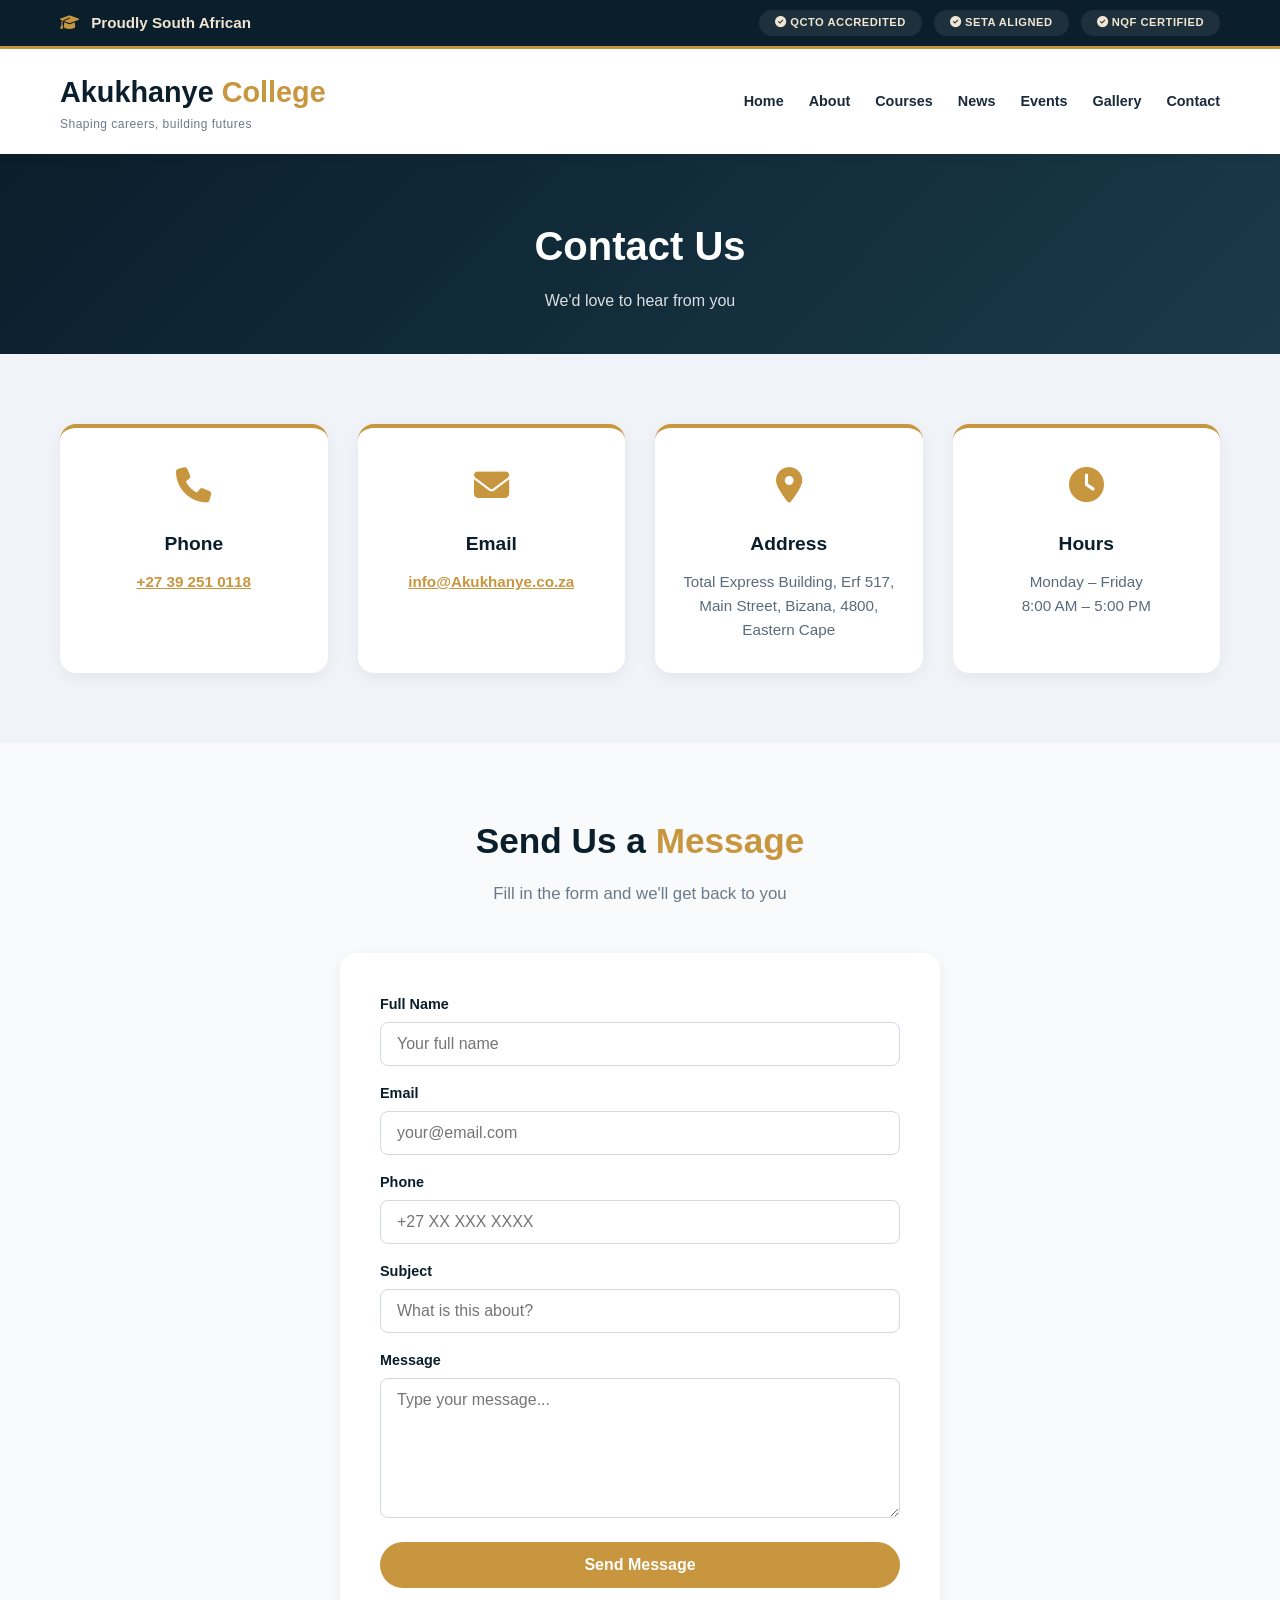
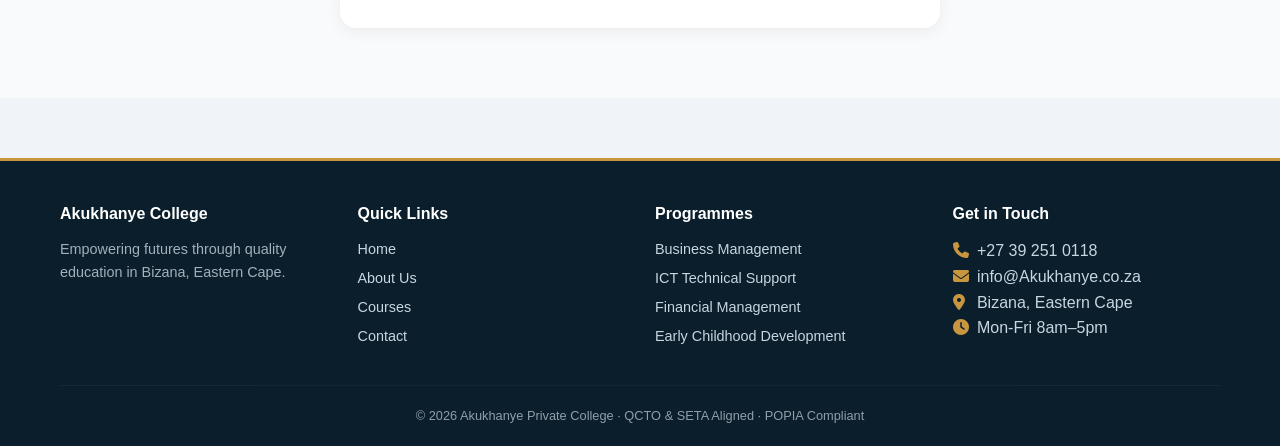
<file: contact.html>
﻿<!DOCTYPE html>
<html lang="en">
<head>
<meta charset="UTF-8">
<meta name="viewport" content="width=device-width, initial-scale=1.0">
<title>Contact Us · Akukhanye Private College · Bizana, Eastern Cape</title>
<meta name="description" content="Contact Akukhanye Private College in Bizana. Phone +27 39 251 0118. Email info@Akukhanye.co.za. Open weekdays 8am-5pm.">
<link rel="stylesheet" href="https://cdnjs.cloudflare.com/ajax/libs/font-awesome/6.5.0/css/all.min.css">
<link rel="stylesheet" href="style.css">
</head>
<body>
<div class="top-bar"><div class="container"><div class="brand"><i class="fas fa-graduation-cap"></i> Proudly South African</div><div class="badges"><span><i class="fas fa-check-circle"></i> QCTO Accredited</span><span><i class="fas fa-check-circle"></i> SETA Aligned</span><span><i class="fas fa-check-circle"></i> NQF Certified</span></div></div></div>

<header class="header"><div class="container"><div class="logo"><h1>Akukhanye <span>College</span></h1><div class="tagline">Shaping careers, building futures</div></div><nav class="nav"><a href="index.html">Home</a><a href="about.html">About</a><a href="courses.html">Courses</a><a href="news.html">News</a><a href="events.html">Events</a><a href="gallery.html">Gallery</a><a href="contact.html">Contact</a></nav></div></header>

<section class="page-header"><div class="container"><h1>Contact Us</h1><p>We'd love to hear from you</p></div></section>

<section class="section"><div class="container">
<div class="card-grid">
<div class="card" style="text-align:center"><div class="icon"><i class="fas fa-phone"></i></div><h3>Phone</h3><p><a href="tel:+27392510118" style="color:#c8963e;font-weight:700">+27 39 251 0118</a></p></div>
<div class="card" style="text-align:center"><div class="icon"><i class="fas fa-envelope"></i></div><h3>Email</h3><p><a href="mailto:info@Akukhanye.co.za" style="color:#c8963e;font-weight:700">info@Akukhanye.co.za</a></p></div>
<div class="card" style="text-align:center"><div class="icon"><i class="fas fa-map-marker-alt"></i></div><h3>Address</h3><p>Total Express Building, Erf 517, Main Street, Bizana, 4800, Eastern Cape</p></div>
<div class="card" style="text-align:center"><div class="icon"><i class="fas fa-clock"></i></div><h3>Hours</h3><p>Monday – Friday<br>8:00 AM – 5:00 PM</p></div>
</div>
</div></section>

<section class="section" style="background:#f8fafc;"><div class="container">
<h2 class="section-title">Send Us a <span style="color:#c8963e;">Message</span></h2>
<p class="section-subtitle">Fill in the form and we'll get back to you</p>
<form class="contact-form" action="https://formsubmit.co/info@Akukhanye.co.za" method="POST">
<label>Full Name</label><input type="text" name="name" required placeholder="Your full name">
<label>Email</label><input type="email" name="email" required placeholder="your@email.com">
<label>Phone</label><input type="tel" name="phone" placeholder="+27 XX XXX XXXX">
<label>Subject</label><input type="text" name="subject" required placeholder="What is this about?">
<label>Message</label><textarea name="message" required placeholder="Type your message..."></textarea>
<button type="submit" class="btn-primary">Send Message</button>
</form>
</div></section>

<footer class="footer"><div class="container"><div class="footer-grid">
<div><h4>Akukhanye College</h4><p style="font-size:0.9rem;opacity:0.8;">Empowering futures through quality education in Bizana, Eastern Cape.</p></div>
<div><h4>Quick Links</h4><a href="index.html">Home</a><a href="about.html">About Us</a><a href="courses.html">Courses</a><a href="contact.html">Contact</a></div>
<div><h4>Programmes</h4><a href="courses.html">Business Management</a><a href="courses.html">ICT Technical Support</a><a href="courses.html">Financial Management</a><a href="courses.html">Early Childhood Development</a></div>
<div class="contact"><h4>Get in Touch</h4><p><i class="fas fa-phone"></i> +27 39 251 0118</p><p><i class="fas fa-envelope"></i> info@Akukhanye.co.za</p><p><i class="fas fa-map-marker-alt"></i> Bizana, Eastern Cape</p><p><i class="fas fa-clock"></i> Mon-Fri 8am–5pm</p></div>
</div><div class="footer-bottom">&copy; 2026 Akukhanye Private College · QCTO &amp; SETA Aligned · POPIA Compliant</div></div></footer>
</body>
</html>
</file>
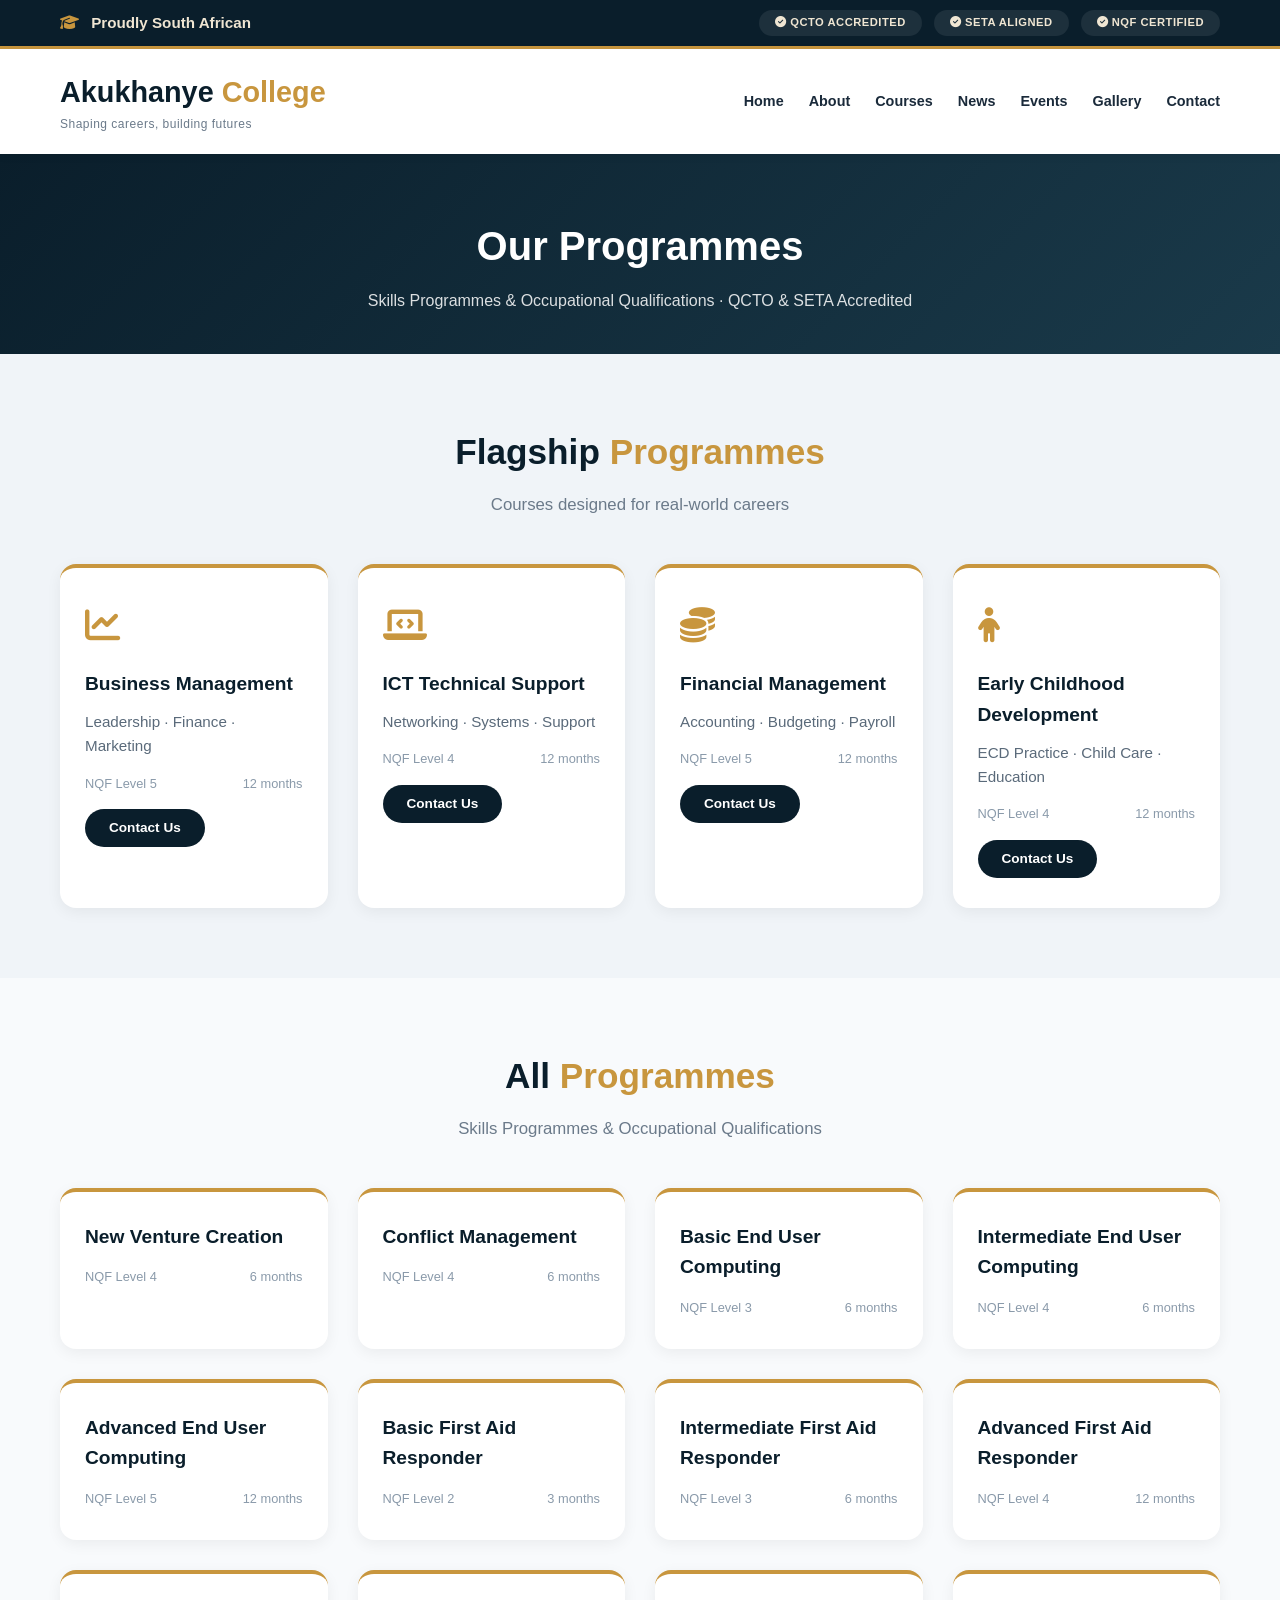
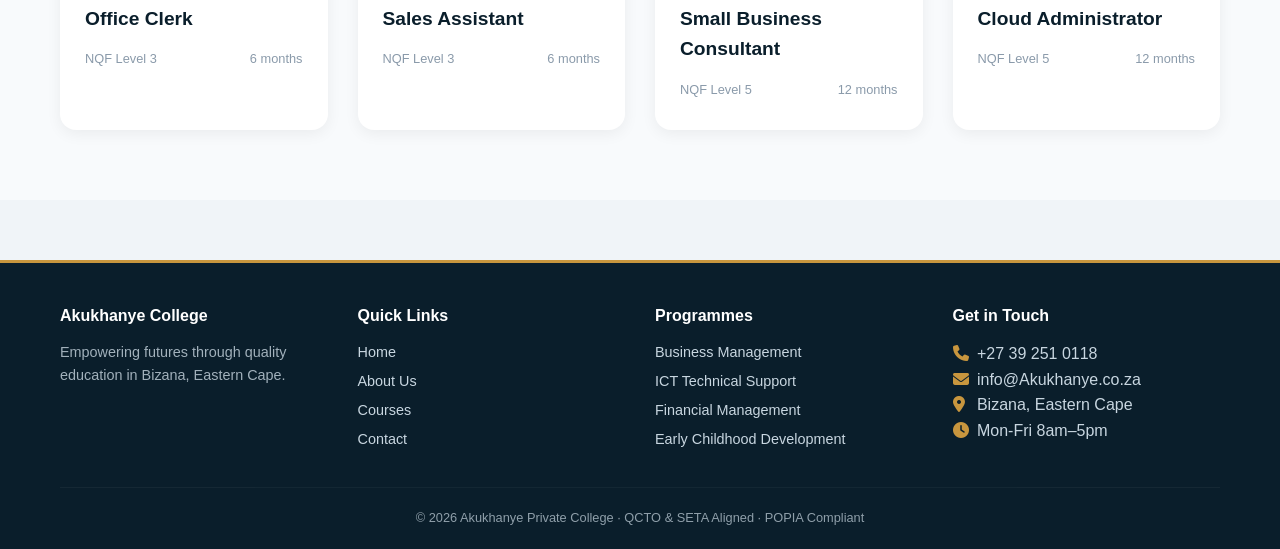
<file: courses.html>
﻿<!DOCTYPE html>
<html lang="en">
<head>
<meta charset="UTF-8">
<meta name="viewport" content="width=device-width, initial-scale=1.0">
<title>Courses · Akukhanye Private College · QCTO & SETA Accredited Programmes</title>
<meta name="description" content="16 QCTO & SETA accredited programmes at Akukhanye Private College Bizana: Business Management, ICT Technical Support, Financial Management, ECD, and more. NQF Levels 2-5.">
<link rel="stylesheet" href="https://cdnjs.cloudflare.com/ajax/libs/font-awesome/6.5.0/css/all.min.css">
<link rel="stylesheet" href="style.css">
</head>
<body>
<div class="top-bar"><div class="container"><div class="brand"><i class="fas fa-graduation-cap"></i> Proudly South African</div><div class="badges"><span><i class="fas fa-check-circle"></i> QCTO Accredited</span><span><i class="fas fa-check-circle"></i> SETA Aligned</span><span><i class="fas fa-check-circle"></i> NQF Certified</span></div></div></div>

<header class="header"><div class="container"><div class="logo"><h1>Akukhanye <span>College</span></h1><div class="tagline">Shaping careers, building futures</div></div><nav class="nav"><a href="index.html">Home</a><a href="about.html">About</a><a href="courses.html">Courses</a><a href="news.html">News</a><a href="events.html">Events</a><a href="gallery.html">Gallery</a><a href="contact.html">Contact</a></nav></div></header>

<section class="page-header"><div class="container"><h1>Our Programmes</h1><p>Skills Programmes & Occupational Qualifications · QCTO & SETA Accredited</p></div></section>

<section class="section"><div class="container">
<h2 class="section-title">Flagship <span style="color:#c8963e;">Programmes</span></h2>
<p class="section-subtitle">Courses designed for real-world careers</p>
<div class="card-grid">
<div class="card"><div class="icon"><i class="fas fa-chart-line"></i></div><h3>Business Management</h3><p>Leadership · Finance · Marketing</p><div class="meta"><span>NQF Level 5</span><span>12 months</span></div><a href="contact.html" class="btn-sm">Contact Us</a></div>
<div class="card"><div class="icon"><i class="fas fa-laptop-code"></i></div><h3>ICT Technical Support</h3><p>Networking · Systems · Support</p><div class="meta"><span>NQF Level 4</span><span>12 months</span></div><a href="contact.html" class="btn-sm">Contact Us</a></div>
<div class="card"><div class="icon"><i class="fas fa-coins"></i></div><h3>Financial Management</h3><p>Accounting · Budgeting · Payroll</p><div class="meta"><span>NQF Level 5</span><span>12 months</span></div><a href="contact.html" class="btn-sm">Contact Us</a></div>
<div class="card"><div class="icon"><i class="fas fa-child"></i></div><h3>Early Childhood Development</h3><p>ECD Practice · Child Care · Education</p><div class="meta"><span>NQF Level 4</span><span>12 months</span></div><a href="contact.html" class="btn-sm">Contact Us</a></div>
</div>
</div></section>

<section class="section" style="background:#f8fafc;"><div class="container">
<h2 class="section-title">All <span style="color:#c8963e;">Programmes</span></h2>
<p class="section-subtitle">Skills Programmes & Occupational Qualifications</p>
<div class="card-grid">
<div class="card"><h3>New Venture Creation</h3><div class="meta"><span>NQF Level 4</span><span>6 months</span></div></div>
<div class="card"><h3>Conflict Management</h3><div class="meta"><span>NQF Level 4</span><span>6 months</span></div></div>
<div class="card"><h3>Basic End User Computing</h3><div class="meta"><span>NQF Level 3</span><span>6 months</span></div></div>
<div class="card"><h3>Intermediate End User Computing</h3><div class="meta"><span>NQF Level 4</span><span>6 months</span></div></div>
<div class="card"><h3>Advanced End User Computing</h3><div class="meta"><span>NQF Level 5</span><span>12 months</span></div></div>
<div class="card"><h3>Basic First Aid Responder</h3><div class="meta"><span>NQF Level 2</span><span>3 months</span></div></div>
<div class="card"><h3>Intermediate First Aid Responder</h3><div class="meta"><span>NQF Level 3</span><span>6 months</span></div></div>
<div class="card"><h3>Advanced First Aid Responder</h3><div class="meta"><span>NQF Level 4</span><span>12 months</span></div></div>
<div class="card"><h3>Office Clerk</h3><div class="meta"><span>NQF Level 3</span><span>6 months</span></div></div>
<div class="card"><h3>Sales Assistant</h3><div class="meta"><span>NQF Level 3</span><span>6 months</span></div></div>
<div class="card"><h3>Small Business Consultant</h3><div class="meta"><span>NQF Level 5</span><span>12 months</span></div></div>
<div class="card"><h3>Cloud Administrator</h3><div class="meta"><span>NQF Level 5</span><span>12 months</span></div></div>
</div>
</div></section>

<footer class="footer"><div class="container"><div class="footer-grid">
<div><h4>Akukhanye College</h4><p style="font-size:0.9rem;opacity:0.8;">Empowering futures through quality education in Bizana, Eastern Cape.</p></div>
<div><h4>Quick Links</h4><a href="index.html">Home</a><a href="about.html">About Us</a><a href="courses.html">Courses</a><a href="contact.html">Contact</a></div>
<div><h4>Programmes</h4><a href="courses.html">Business Management</a><a href="courses.html">ICT Technical Support</a><a href="courses.html">Financial Management</a><a href="courses.html">Early Childhood Development</a></div>
<div class="contact"><h4>Get in Touch</h4><p><i class="fas fa-phone"></i> +27 39 251 0118</p><p><i class="fas fa-envelope"></i> info@Akukhanye.co.za</p><p><i class="fas fa-map-marker-alt"></i> Bizana, Eastern Cape</p><p><i class="fas fa-clock"></i> Mon-Fri 8am–5pm</p></div>
</div><div class="footer-bottom">&copy; 2026 Akukhanye Private College · QCTO &amp; SETA Aligned · POPIA Compliant</div></div></footer>
</body>
</html>
</file>
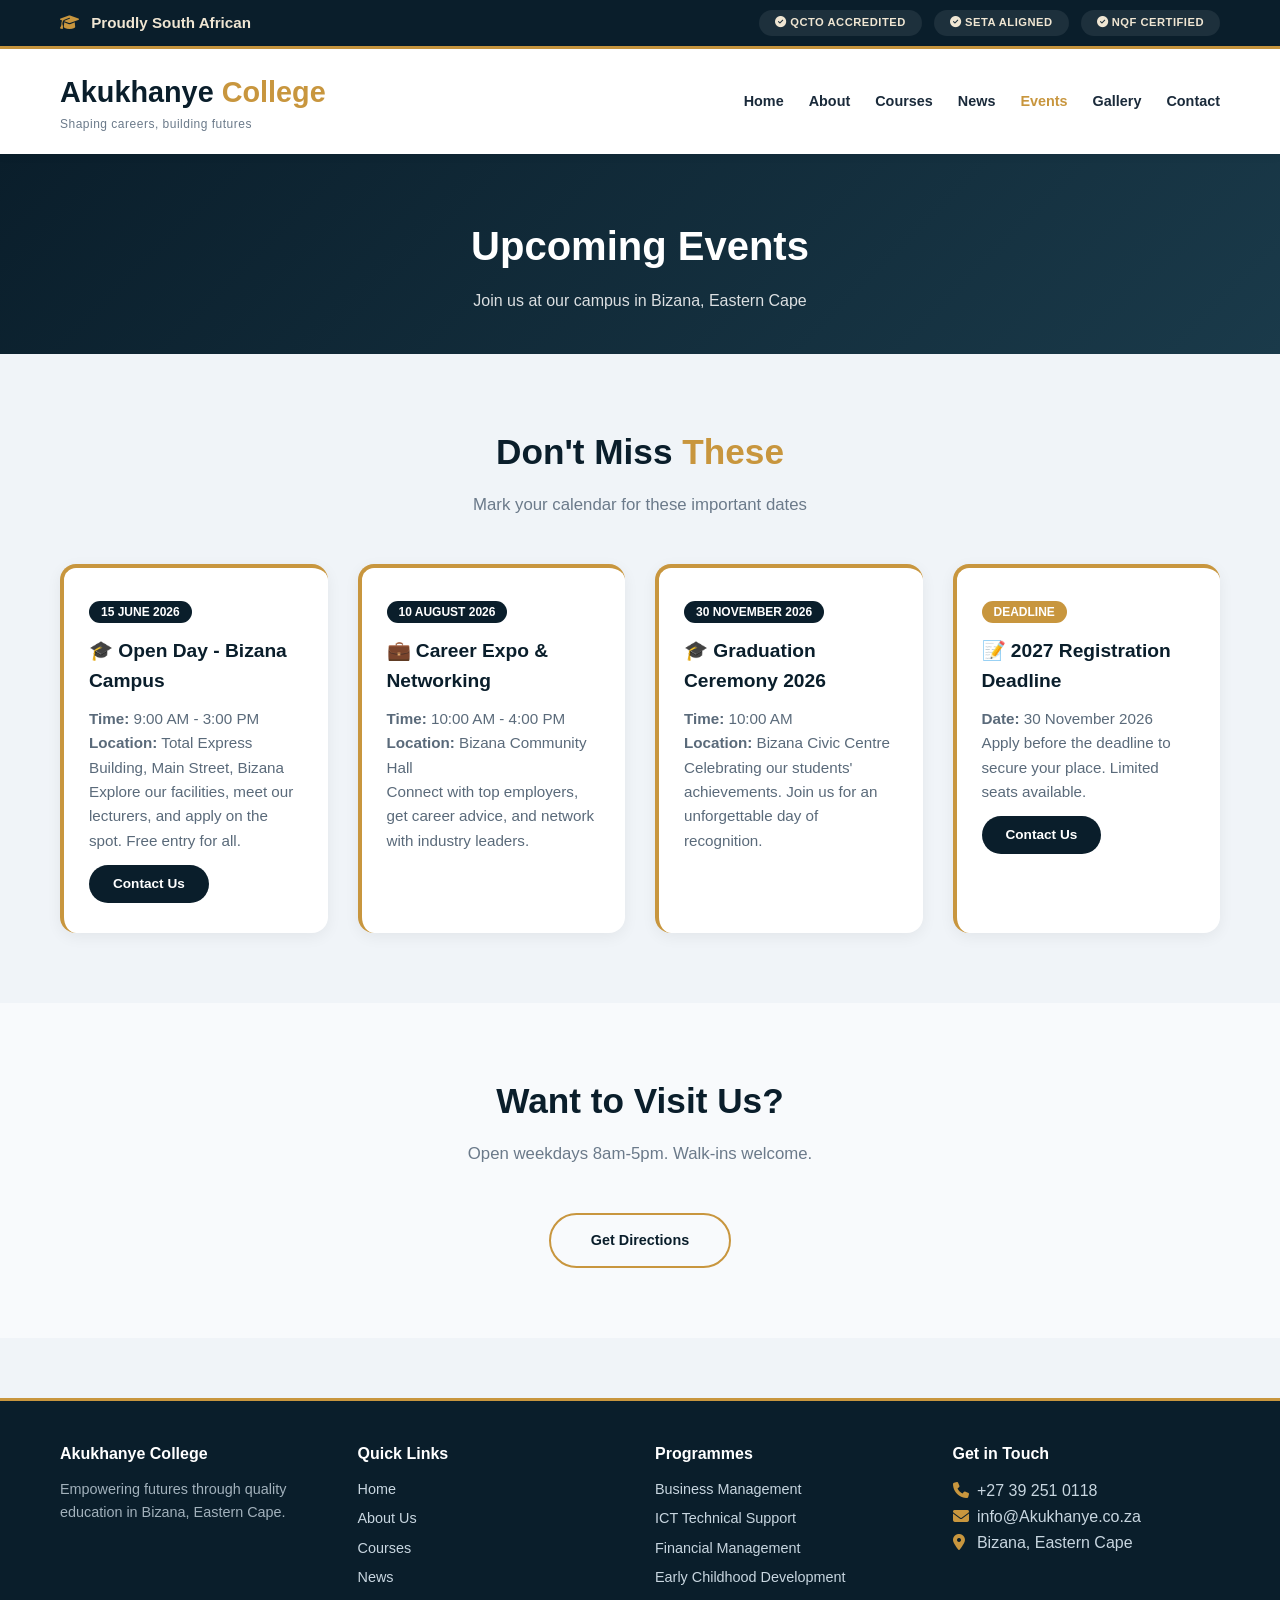
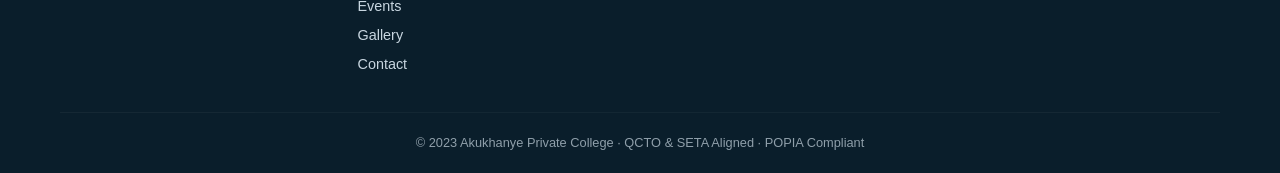
<file: events.html>
﻿<!DOCTYPE html>
<html lang="en">
<head>
<meta charset="UTF-8">
<meta name="viewport" content="width=device-width, initial-scale=1.0">
<title>Events · Akukhanye Private College · Open Days & Graduation</title>
<meta name="description" content="Upcoming events at Akukhanye Private College - Open Days, Graduation, Career Expo, and Registration Deadlines in Bizana, Eastern Cape.">
<link rel="stylesheet" href="https://cdnjs.cloudflare.com/ajax/libs/font-awesome/6.5.0/css/all.min.css">
<link rel="stylesheet" href="style.css">
</head>
<body>
<div class="top-bar"><div class="container"><div class="brand"><i class="fas fa-graduation-cap"></i> Proudly South African</div><div class="badges"><span><i class="fas fa-check-circle"></i> QCTO Accredited</span><span><i class="fas fa-check-circle"></i> SETA Aligned</span><span><i class="fas fa-check-circle"></i> NQF Certified</span></div></div></div>

<header class="header"><div class="container"><div class="logo"><h1>Akukhanye <span>College</span></h1><div class="tagline">Shaping careers, building futures</div></div><nav class="nav"><a href="index.html">Home</a><a href="about.html">About</a><a href="courses.html">Courses</a><a href="news.html">News</a><a href="events.html" class="active">Events</a><a href="gallery.html">Gallery</a><a href="contact.html">Contact</a></nav></div></header>

<section class="page-header"><div class="container"><h1>Upcoming Events</h1><p>Join us at our campus in Bizana, Eastern Cape</p></div></section>

<section class="section"><div class="container">

<h2 class="section-title">Don't Miss <span style="color:#c8963e;">These</span></h2>
<p class="section-subtitle">Mark your calendar for these important dates</p>

<div class="card-grid">

<div class="card" style="border-left:4px solid #c8963e;">
<span style="background:#0a1e2b;color:white;padding:4px 12px;border-radius:20px;font-size:0.75rem;font-weight:700;">15 JUNE 2026</span>
<h3 style="margin-top:12px;">🎓 Open Day - Bizana Campus</h3>
<p><strong>Time:</strong> 9:00 AM - 3:00 PM</p>
<p><strong>Location:</strong> Total Express Building, Main Street, Bizana</p>
<p>Explore our facilities, meet our lecturers, and apply on the spot. Free entry for all.</p>
<a href="contact.html" class="btn-sm" style="margin-top:12px;display:inline-block;">Contact Us</a>
</div>

<div class="card" style="border-left:4px solid #c8963e;">
<span style="background:#0a1e2b;color:white;padding:4px 12px;border-radius:20px;font-size:0.75rem;font-weight:700;">10 AUGUST 2026</span>
<h3 style="margin-top:12px;">💼 Career Expo & Networking</h3>
<p><strong>Time:</strong> 10:00 AM - 4:00 PM</p>
<p><strong>Location:</strong> Bizana Community Hall</p>
<p>Connect with top employers, get career advice, and network with industry leaders.</p>
</div>

<div class="card" style="border-left:4px solid #c8963e;">
<span style="background:#0a1e2b;color:white;padding:4px 12px;border-radius:20px;font-size:0.75rem;font-weight:700;">30 NOVEMBER 2026</span>
<h3 style="margin-top:12px;">🎓 Graduation Ceremony 2026</h3>
<p><strong>Time:</strong> 10:00 AM</p>
<p><strong>Location:</strong> Bizana Civic Centre</p>
<p>Celebrating our students' achievements. Join us for an unforgettable day of recognition.</p>
</div>

<div class="card" style="border-left:4px solid #c8963e;">
<span style="background:#c8963e;color:white;padding:4px 12px;border-radius:20px;font-size:0.75rem;font-weight:700;">DEADLINE</span>
<h3 style="margin-top:12px;">📝 2027 Registration Deadline</h3>
<p><strong>Date:</strong> 30 November 2026</p>
<p>Apply before the deadline to secure your place. Limited seats available.</p>
<a href="contact.html" class="btn-sm" style="margin-top:12px;display:inline-block;">Contact Us</a>
</div>

</div>

</div></section>

<section class="section" style="background:#f8fafc;"><div class="container" style="text-align:center">
<h2 class="section-title">Want to Visit Us?</h2>
<p class="section-subtitle">Open weekdays 8am-5pm. Walk-ins welcome.</p>
<a href="contact.html" class="btn-outline" style="padding:14px 40px;">Get Directions</a>
</div></section>

<footer class="footer"><div class="container"><div class="footer-grid">
<div><h4>Akukhanye College</h4><p style="font-size:0.9rem;opacity:0.8;">Empowering futures through quality education in Bizana, Eastern Cape.</p></div>
<div><h4>Quick Links</h4><a href="index.html">Home</a><a href="about.html">About Us</a><a href="courses.html">Courses</a><a href="news.html">News</a><a href="events.html">Events</a><a href="gallery.html">Gallery</a><a href="contact.html">Contact</a></div>
<div><h4>Programmes</h4><a href="courses.html">Business Management</a><a href="courses.html">ICT Technical Support</a><a href="courses.html">Financial Management</a><a href="courses.html">Early Childhood Development</a></div>
<div class="contact"><h4>Get in Touch</h4><p><i class="fas fa-phone"></i> +27 39 251 0118</p><p><i class="fas fa-envelope"></i> info@Akukhanye.co.za</p><p><i class="fas fa-map-marker-alt"></i> Bizana, Eastern Cape</p></div>
</div><div class="footer-bottom">&copy; 2023 Akukhanye Private College · QCTO &amp; SETA Aligned · POPIA Compliant</div></div></footer>
</body>
</html>
</file>
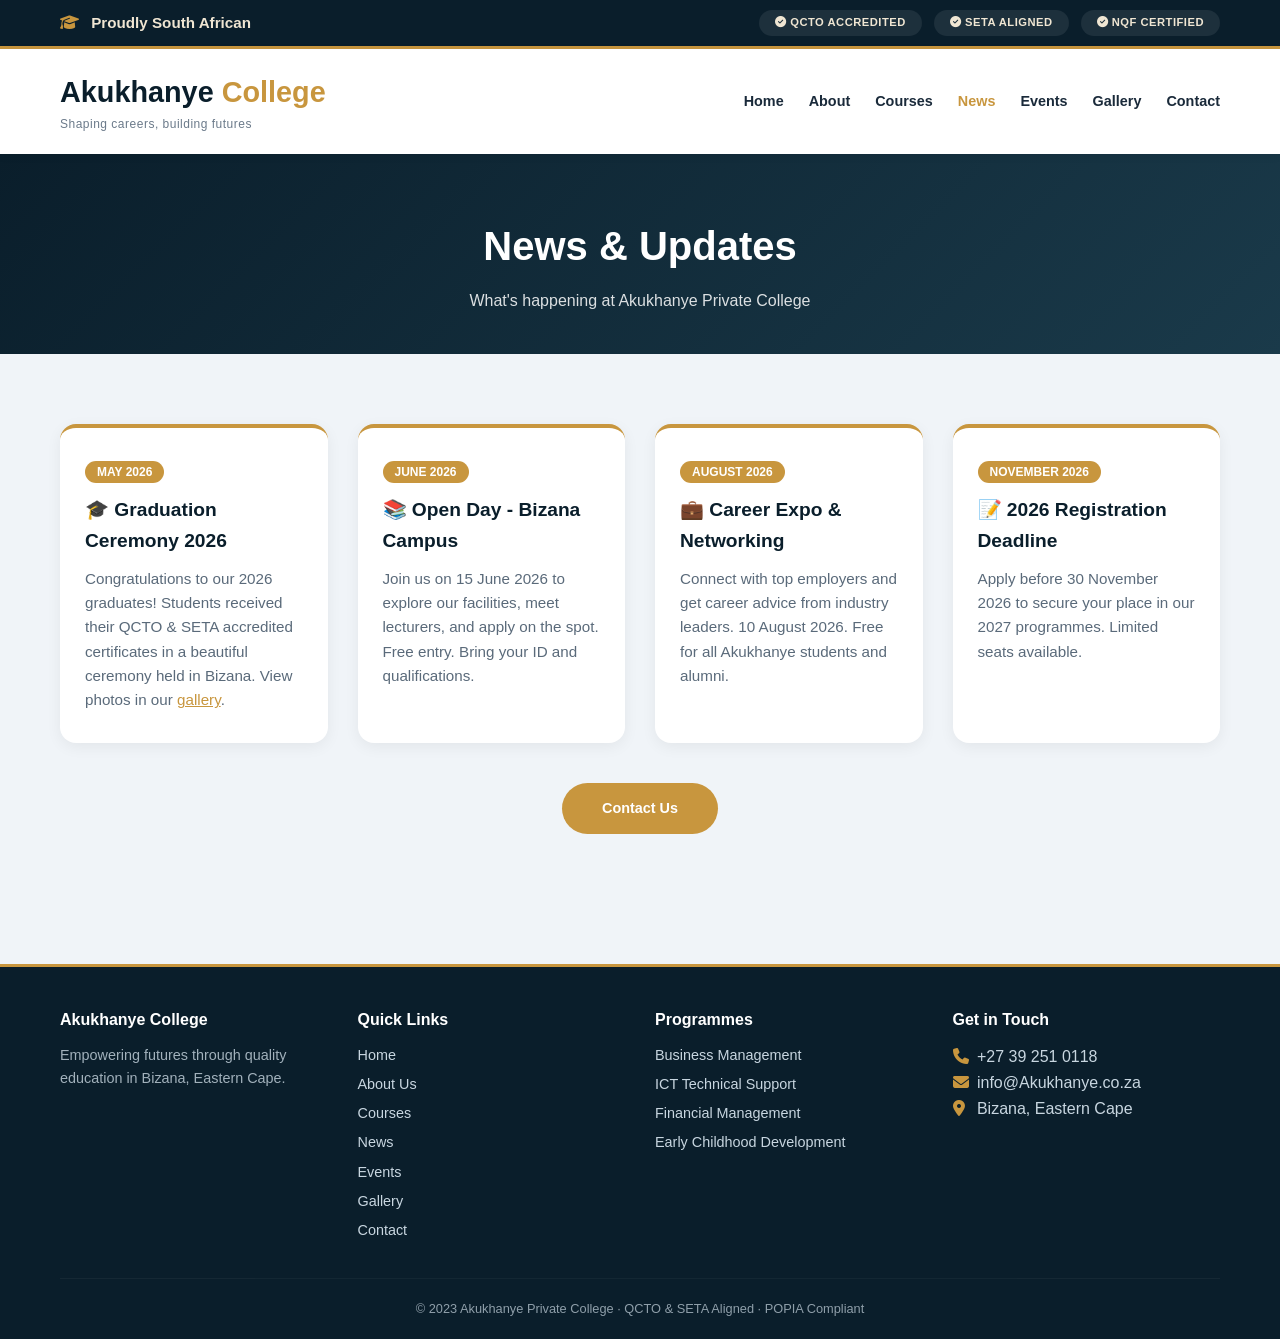
<file: news.html>
﻿<!DOCTYPE html>
<html lang="en">
<head>
<meta charset="UTF-8">
<meta name="viewport" content="width=device-width, initial-scale=1.0">
<title>News & Updates · Akukhanye Private College</title>
<meta name="description" content="Latest news from Akukhanye Private College - open days, graduations, new courses, student achievements in Bizana, Eastern Cape.">
<link rel="stylesheet" href="https://cdnjs.cloudflare.com/ajax/libs/font-awesome/6.5.0/css/all.min.css">
<link rel="stylesheet" href="style.css">
</head>
<body>
<div class="top-bar"><div class="container"><div class="brand"><i class="fas fa-graduation-cap"></i> Proudly South African</div><div class="badges"><span><i class="fas fa-check-circle"></i> QCTO Accredited</span><span><i class="fas fa-check-circle"></i> SETA Aligned</span><span><i class="fas fa-check-circle"></i> NQF Certified</span></div></div></div>

<header class="header"><div class="container"><div class="logo"><h1>Akukhanye <span>College</span></h1><div class="tagline">Shaping careers, building futures</div></div><nav class="nav"><a href="index.html">Home</a><a href="about.html">About</a><a href="courses.html">Courses</a><a href="news.html" class="active">News</a><a href="events.html">Events</a><a href="gallery.html">Gallery</a><a href="contact.html">Contact</a></nav></div></header>

<section class="page-header"><div class="container"><h1>News & Updates</h1><p>What's happening at Akukhanye Private College</p></div></section>

<section class="section"><div class="container">
<div class="card-grid">

<div class="card">
<span style="background:#c8963e;color:white;padding:4px 12px;border-radius:20px;font-size:0.75rem;font-weight:700;">MAY 2026</span>
<h3 style="margin-top:12px;">🎓 Graduation Ceremony 2026</h3>
<p>Congratulations to our 2026 graduates! Students received their QCTO & SETA accredited certificates in a beautiful ceremony held in Bizana. View photos in our <a href="gallery.html" style="color:#c8963e;">gallery</a>.</p>
</div>

<div class="card">
<span style="background:#c8963e;color:white;padding:4px 12px;border-radius:20px;font-size:0.75rem;font-weight:700;">JUNE 2026</span>
<h3 style="margin-top:12px;">📚 Open Day - Bizana Campus</h3>
<p>Join us on 15 June 2026 to explore our facilities, meet lecturers, and apply on the spot. Free entry. Bring your ID and qualifications.</p>
</div>

<div class="card">
<span style="background:#c8963e;color:white;padding:4px 12px;border-radius:20px;font-size:0.75rem;font-weight:700;">AUGUST 2026</span>
<h3 style="margin-top:12px;">💼 Career Expo & Networking</h3>
<p>Connect with top employers and get career advice from industry leaders. 10 August 2026. Free for all Akukhanye students and alumni.</p>
</div>

<div class="card">
<span style="background:#c8963e;color:white;padding:4px 12px;border-radius:20px;font-size:0.75rem;font-weight:700;">NOVEMBER 2026</span>
<h3 style="margin-top:12px;">📝 2026 Registration Deadline</h3>
<p>Apply before 30 November 2026 to secure your place in our 2027 programmes. Limited seats available.</p>
</div>

</div>

<div style="text-align:center;margin-top:40px;">
<a href="contact.html" class="btn-primary" style="padding:14px 40px;">Contact Us</a>
</div>

</div></section>

<footer class="footer"><div class="container"><div class="footer-grid">
<div><h4>Akukhanye College</h4><p style="font-size:0.9rem;opacity:0.8;">Empowering futures through quality education in Bizana, Eastern Cape.</p></div>
<div><h4>Quick Links</h4><a href="index.html">Home</a><a href="about.html">About Us</a><a href="courses.html">Courses</a><a href="news.html">News</a><a href="events.html">Events</a><a href="gallery.html">Gallery</a><a href="contact.html">Contact</a></div>
<div><h4>Programmes</h4><a href="courses.html">Business Management</a><a href="courses.html">ICT Technical Support</a><a href="courses.html">Financial Management</a><a href="courses.html">Early Childhood Development</a></div>
<div class="contact"><h4>Get in Touch</h4><p><i class="fas fa-phone"></i> +27 39 251 0118</p><p><i class="fas fa-envelope"></i> info@Akukhanye.co.za</p><p><i class="fas fa-map-marker-alt"></i> Bizana, Eastern Cape</p></div>
</div><div class="footer-bottom">&copy; 2023 Akukhanye Private College · QCTO &amp; SETA Aligned · POPIA Compliant</div></div></footer>
</body>
</html>
</file>
<file: style.css>
﻿* { margin: 0; padding: 0; box-sizing: border-box; font-family: 'Segoe UI', Tahoma, Geneva, Verdana, sans-serif; }
body { background: #f0f4f8; color: #1a2a3a; line-height: 1.6; }
.container { max-width: 1200px; margin: 0 auto; padding: 0 20px; }
.top-bar { background: #0a1e2b; color: #f0e6d3; padding: 10px 0; border-bottom: 3px solid #c8963e; }
.top-bar .container { display: flex; justify-content: space-between; align-items: center; flex-wrap: wrap; gap: 10px; }
.top-bar .brand { font-weight: 700; font-size: 0.95rem; }
.top-bar .brand i { color: #c8963e; margin-right: 8px; }
.top-bar .badges { display: flex; gap: 12px; flex-wrap: wrap; }
.top-bar .badges span { background: rgba(255,255,255,0.08); padding: 4px 16px; border-radius: 20px; font-size: 0.7rem; font-weight: 600; text-transform: uppercase; letter-spacing: 0.5px; }
.header { background: white; padding: 20px 0; box-shadow: 0 2px 10px rgba(0,0,0,0.05); position: sticky; top: 0; z-index: 100; }
.header .container { display: flex; justify-content: space-between; align-items: center; flex-wrap: wrap; gap: 15px; }
.logo h1 { font-size: 1.8rem; font-weight: 800; color: #0a1e2b; }
.logo span { color: #c8963e; }
.logo .tagline { font-size: 0.75rem; color: #6b7a8a; letter-spacing: 0.5px; }
.nav { display: flex; gap: 25px; flex-wrap: wrap; }
.nav a { text-decoration: none; color: #1a2a3a; font-weight: 600; font-size: 0.9rem; transition: color 0.3s; }
.nav a:hover, .nav a.active { color: #c8963e; }
.btn-primary { background: #c8963e; color: white; padding: 10px 28px; border: none; border-radius: 30px; font-weight: 700; font-size: 0.9rem; cursor: pointer; transition: background 0.3s; text-decoration: none; display: inline-block; }
.btn-primary:hover { background: #b07d2a; }
.btn-outline { background: transparent; color: #0a1e2b; padding: 10px 28px; border: 2px solid #c8963e; border-radius: 30px; font-weight: 700; font-size: 0.9rem; cursor: pointer; transition: all 0.3s; text-decoration: none; display: inline-block; }
.btn-outline:hover { background: #c8963e; color: white; }
.section { padding: 70px 0; }
.section-title { text-align: center; font-size: 2.2rem; font-weight: 800; margin-bottom: 12px; color: #0a1e2b; }
.section-subtitle { text-align: center; color: #6b7a8a; max-width: 650px; margin: 0 auto 45px; font-size: 1.05rem; }
.page-header { background: linear-gradient(135deg, #0a1e2b 0%, #1a3a4a 100%); color: white; padding: 60px 0 40px; text-align: center; }
.page-header h1 { font-size: 2.5rem; font-weight: 800; }
.page-header p { opacity: 0.85; margin-top: 10px; }
.card-grid { display: grid; grid-template-columns: repeat(auto-fit, minmax(260px, 1fr)); gap: 30px; }
.card { background: white; border-radius: 16px; padding: 30px 25px; box-shadow: 0 4px 15px rgba(0,0,0,0.06); transition: transform 0.3s; border-top: 4px solid #c8963e; }
.card:hover { transform: translateY(-5px); box-shadow: 0 8px 30px rgba(0,0,0,0.1); }
.card .icon { font-size: 2.2rem; color: #c8963e; margin-bottom: 15px; }
.card h3 { font-size: 1.2rem; margin-bottom: 10px; color: #0a1e2b; }
.card p { color: #5a6a7a; font-size: 0.95rem; }
.card .meta { display: flex; justify-content: space-between; margin-top: 15px; font-size: 0.8rem; color: #8a9aaa; }
.card .btn-sm { display: inline-block; margin-top: 15px; background: #0a1e2b; color: white; padding: 8px 24px; border-radius: 30px; text-decoration: none; font-size: 0.85rem; font-weight: 600; }
.card .btn-sm:hover { background: #c8963e; }
.footer { background: #0a1e2b; color: #c8d6e0; padding: 40px 0 20px; border-top: 3px solid #c8963e; margin-top: 60px; }
.footer-grid { display: grid; grid-template-columns: repeat(auto-fit, minmax(200px, 1fr)); gap: 30px; margin-bottom: 30px; }
.footer-grid h4 { color: white; font-size: 1rem; margin-bottom: 12px; }
.footer-grid a { display: block; color: #c8d6e0; text-decoration: none; font-size: 0.9rem; margin-bottom: 6px; }
.footer-grid a:hover { color: #c8963e; }
.footer-grid .contact i { width: 20px; color: #c8963e; }
.footer-bottom { border-top: 1px solid rgba(255,255,255,0.06); padding-top: 20px; text-align: center; font-size: 0.8rem; opacity: 0.7; }
.contact-form { max-width: 600px; margin: 0 auto; background: white; padding: 40px; border-radius: 16px; box-shadow: 0 4px 15px rgba(0,0,0,0.06); }
.contact-form input, .contact-form textarea, .contact-form select { width: 100%; padding: 12px 16px; margin-bottom: 16px; border: 1px solid #d0d8e0; border-radius: 8px; font-size: 1rem; font-family: inherit; }
.contact-form textarea { min-height: 140px; resize: vertical; }
.contact-form label { display: block; font-weight: 600; color: #0a1e2b; margin-bottom: 6px; font-size: 0.9rem; }
.contact-form button { width: 100%; padding: 14px; font-size: 1rem; }
@media (max-width: 768px) { .header .container { flex-direction: column; } .nav { justify-content: center; } .page-header h1 { font-size: 1.8rem; } }
</file>
